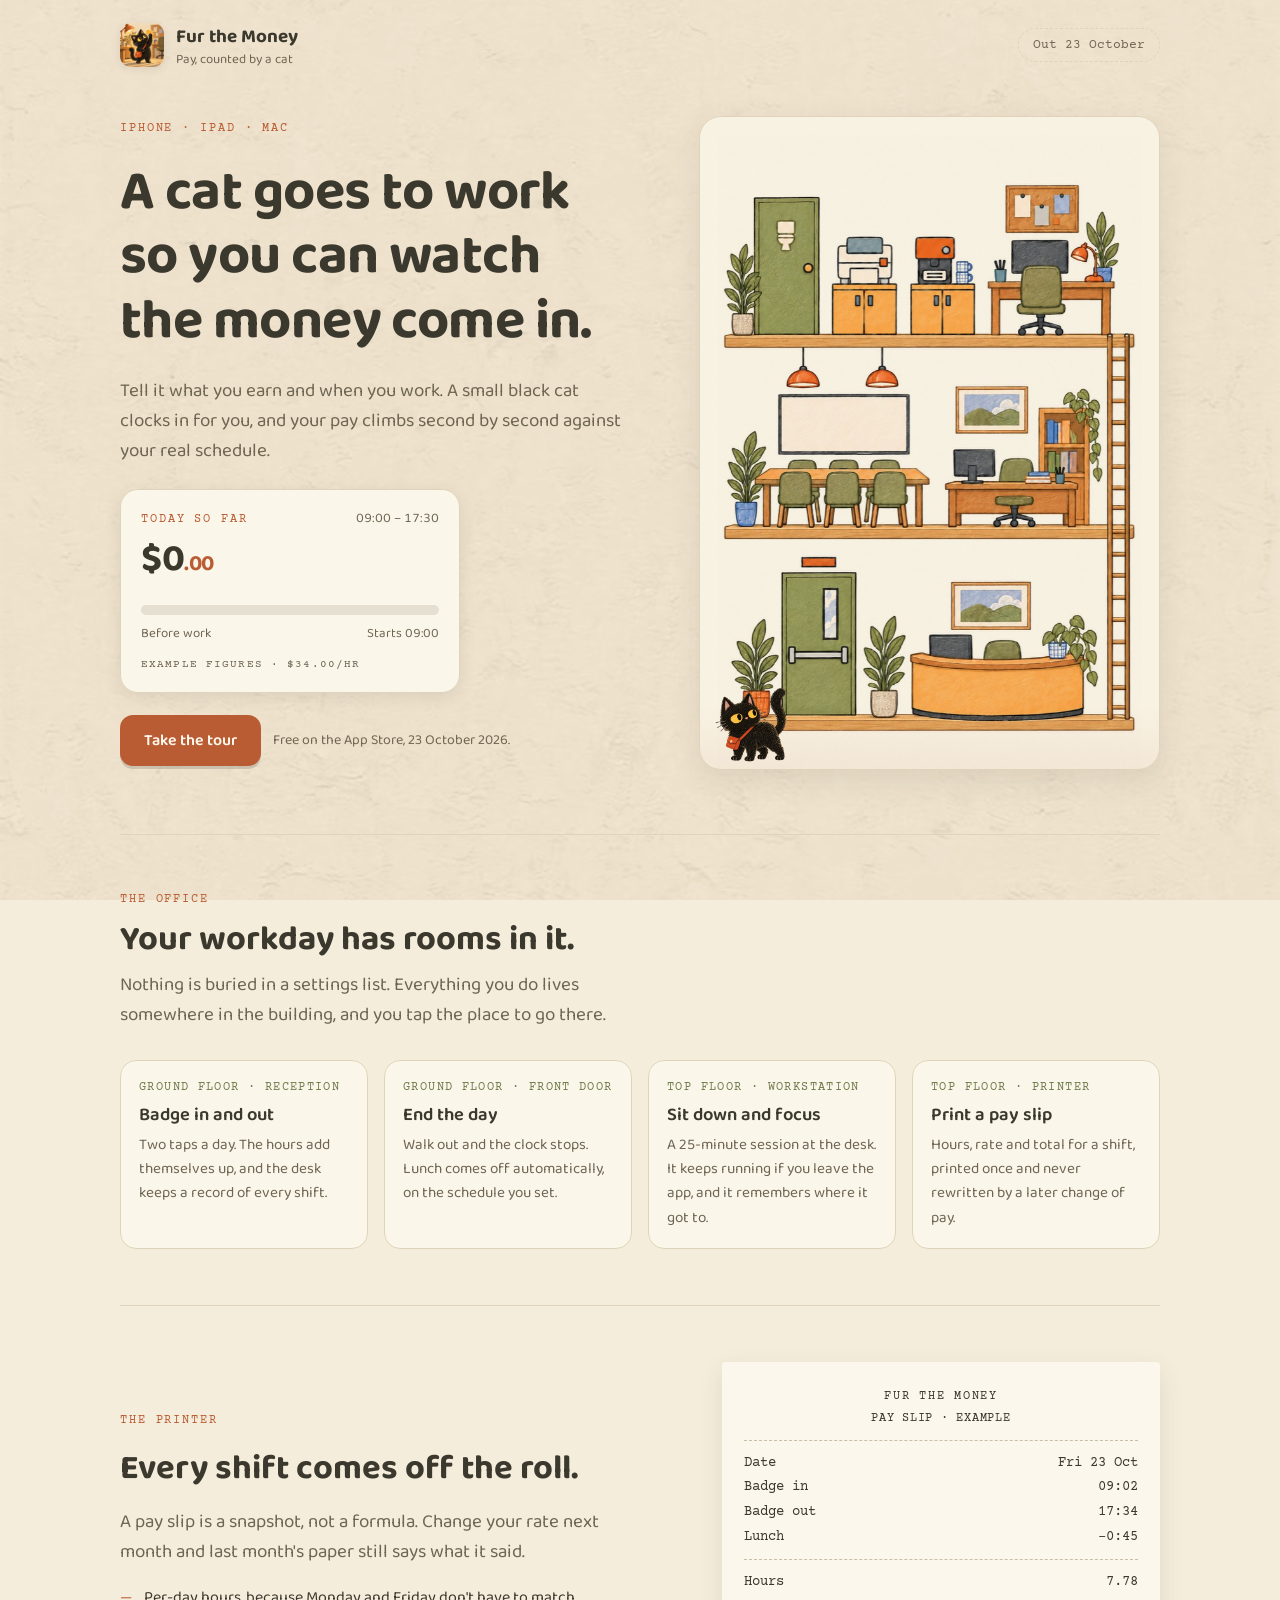
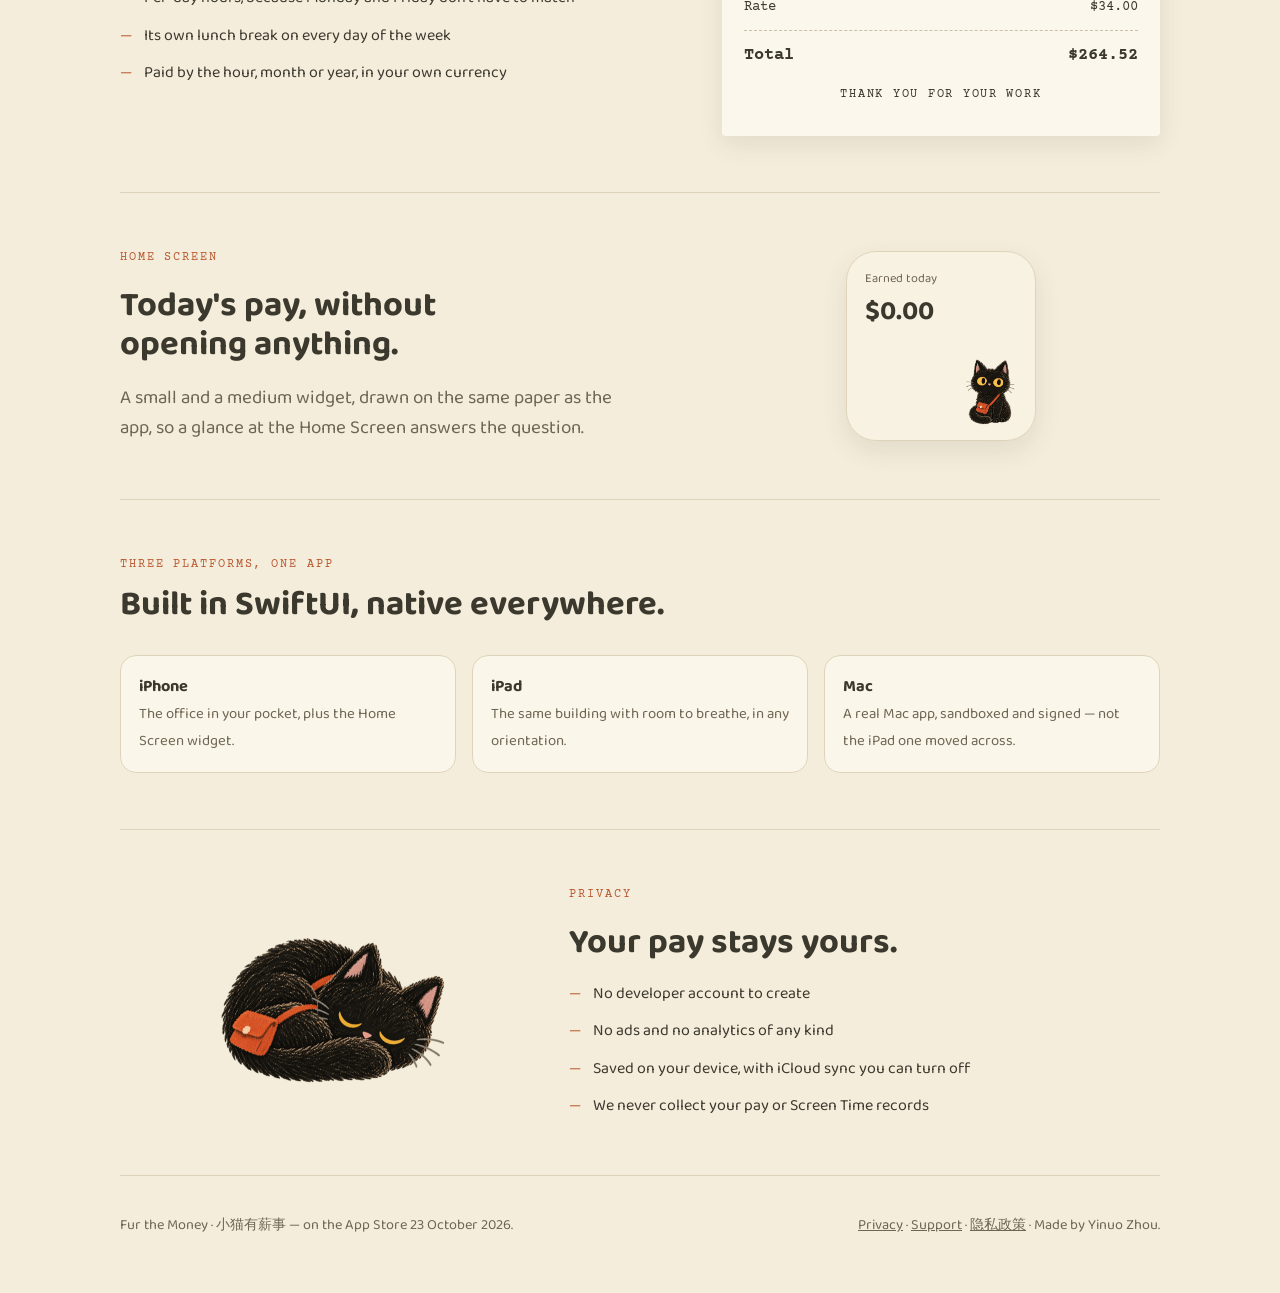
<file: index.html>
<!doctype html>
<html lang="en">
<head>
<meta charset="utf-8">
<title>Fur the Money</title>
<meta name="viewport" content="width=device-width, initial-scale=1, viewport-fit=cover">
<meta name="description" content="Fur the Money turns your workday into a little illustrated office, and a small black cat clocks in for you. Live pay for iPhone, iPad and Mac, out 23 October.">
<meta property="og:title" content="Fur the Money">
<meta property="og:description" content="A cat goes to work so you can watch the money come in. iPhone, iPad and Mac.">
<meta property="og:image" content="img/office.jpg">
<meta property="og:type" content="website">
<link rel="icon" href="img/icon.png">
<link rel="apple-touch-icon" href="img/icon.png">
<link rel="preconnect" href="https://fonts.googleapis.com">
<link rel="preconnect" href="https://fonts.gstatic.com" crossorigin>
<link rel="stylesheet" href="https://fonts.googleapis.com/css2?family=Baloo+2:wght@400;500;600;700&family=Courier+Prime:wght@400;700&display=swap">
<style>
  :root{
    --paper:#F5EDDB;
    --card:#FBF6EA;
    --stage:#F8F2E3;
    --ink:#3B382E;
    --ink-soft:#6E6653;
    --orange:#BA5C33;
    --olive:#6F7B4B;
    --line:#DFD4BB;
    --shadow:rgba(59,56,46,.10);
    --grain-blend:multiply;
    --grain-opacity:.55;
    --btn-ink:#FDF7EC;
  }
  @media (prefers-color-scheme: dark){
    :root:not([data-theme="light"]){
      --paper:#2A2722;
      --card:#332F28;
      --ink:#F2EDE0;
      --ink-soft:#B6AC97;
      --orange:#E9A26B;
      --olive:#95A06B;
      --line:#474035;
      --shadow:rgba(0,0,0,.34);
      --grain-blend:soft-light;
      --grain-opacity:.16;
      --btn-ink:#241F19;
    }
  }
  :root[data-theme="dark"]{
    --paper:#2A2722;
    --card:#332F28;
    --ink:#F2EDE0;
    --ink-soft:#B6AC97;
    --orange:#E9A26B;
    --olive:#95A06B;
    --line:#474035;
    --shadow:rgba(0,0,0,.34);
    --grain-blend:soft-light;
    --grain-opacity:.16;
    --btn-ink:#241F19;
  }

  body{
    margin:0;
    background:var(--paper);
    color:var(--ink);
    font-family:"Baloo 2","Trebuchet MS",system-ui,sans-serif;
    font-size:17px;
    line-height:1.6;
    -webkit-font-smoothing:antialiased;
  }
  .grain{
    position:fixed; inset:0; z-index:0; pointer-events:none;
    background:url("img/paper.jpg") center/cover no-repeat;
    mix-blend-mode:var(--grain-blend);
    opacity:var(--grain-opacity);
  }
  .page{position:relative; z-index:1; max-width:1080px; margin:0 auto; padding-inline:20px;}

  h1,h2,h3{margin:0; text-wrap:balance; font-weight:700; line-height:1.15;}
  h1{font-size:clamp(2.1rem,5.4vw,3.5rem); letter-spacing:-.01em;}
  h2{font-size:clamp(1.5rem,3.2vw,2.15rem);}
  h3{font-size:1.15rem; font-weight:600;}
  p{margin:0;}
  .lede{font-size:clamp(1.02rem,2vw,1.18rem); color:var(--ink-soft); max-width:46ch;}
  .eyebrow{
    font-family:"Courier Prime",ui-monospace,monospace;
    font-size:.74rem; letter-spacing:.16em; text-transform:uppercase; color:var(--orange);
  }
  .num{font-variant-numeric:tabular-nums;}

  /* ---- masthead ---- */
  .masthead{display:flex; align-items:center; justify-content:space-between; gap:16px; padding-block:22px; flex-wrap:wrap;}
  .brand{display:flex; align-items:center; gap:12px;}
  .brand img{width:44px; height:44px; border-radius:11px; box-shadow:0 2px 8px var(--shadow);}
  .brand b{font-size:1.18rem; font-weight:700;}
  .brand span{display:block; font-size:.82rem; color:var(--ink-soft); line-height:1.2;}
  .ship{
    font-family:"Courier Prime",ui-monospace,monospace; font-size:.8rem; color:var(--ink-soft);
    border:1px dashed var(--line); border-radius:999px; padding:6px 14px;
  }

  /* ---- hero ---- */
  .hero{display:grid; grid-template-columns:minmax(0,1fr) minmax(0,.86fr); gap:44px; align-items:center; padding-block:26px 64px;}
  .hero-copy{display:flex; flex-direction:column; gap:22px; align-items:flex-start;}
  .cta{display:flex; gap:12px; flex-wrap:wrap; align-items:center;}
  .btn{
    font-family:inherit; font-size:1rem; font-weight:600; text-decoration:none;
    background:var(--orange); color:var(--btn-ink); border:none; border-radius:13px;
    padding:13px 24px; box-shadow:0 3px 0 rgba(0,0,0,.14); cursor:pointer;
  }
  .btn:focus-visible, .room:focus-visible{outline:3px solid var(--olive); outline-offset:3px;}
  .btn-note{font-size:.88rem; color:var(--ink-soft);}

  /* ---- office stage ---- */
  .stage{
    position:relative; background:var(--stage); border:1px solid var(--line); border-radius:22px;
    padding:18px 18px 0; box-shadow:0 10px 30px var(--shadow); overflow:hidden;
  }
  .stage img.office{display:block; width:100%; max-width:100%; mix-blend-mode:multiply;}
  .floor{
    position:absolute; left:0; right:0; bottom:0; height:64px;
    background:linear-gradient(180deg, transparent, rgba(186,92,51,.07));
  }
  .walker{position:absolute; bottom:6px; left:0; width:78px; aspect-ratio:1; will-change:transform;}
  .walker img{position:absolute; inset:0; width:100%; height:100%; object-fit:contain;}
  .walker .pose{opacity:0; transition:opacity .2s ease;}
  .walker.facing .pose{opacity:1;}
  .walker.facing .gait{opacity:0;}
  .walker .gait{opacity:1; transition:opacity .2s ease;}
  @media (prefers-reduced-motion: reduce){
    .walker .pose, .walker .gait{transition:none;}
  }

  /* ---- pay card, mimicking the app's earnings panel ---- */
  .paycard{
    background:var(--card); border:1px solid var(--line); border-radius:18px;
    padding:18px 20px; box-shadow:0 4px 16px var(--shadow); width:min(100%,340px);
  }
  .paycard .row{display:flex; align-items:baseline; justify-content:space-between; gap:10px;}
  .amount{font-size:2.4rem; font-weight:700; letter-spacing:-.01em;}
  .amount .cents{font-size:1.4rem; color:var(--orange);}
  .track{height:10px; border-radius:999px; background:rgba(110,102,83,.16); margin:14px 0 8px; overflow:hidden;}
  .track i{display:block; height:100%; background:var(--olive); border-radius:999px;}
  .meta{display:flex; justify-content:space-between; font-size:.82rem; color:var(--ink-soft);}
  .sample{font-family:"Courier Prime",ui-monospace,monospace; font-size:.7rem; letter-spacing:.1em; text-transform:uppercase; color:var(--ink-soft); margin-top:12px;}

  /* ---- sections ---- */
  section{padding-block:56px; border-top:1px solid var(--line);}
  .section-head{display:flex; flex-direction:column; gap:10px; margin-bottom:30px; max-width:58ch;}

  /* rooms: the office is the information architecture */
  .rooms{display:grid; grid-template-columns:repeat(auto-fit,minmax(215px,1fr)); gap:16px;}
  .room{
    display:flex; flex-direction:column; gap:7px; text-align:left;
    background:var(--card); border:1px solid var(--line); border-radius:16px; padding:18px;
    font:inherit; color:inherit; cursor:default;
  }
  .room .where{font-family:"Courier Prime",ui-monospace,monospace; font-size:.72rem; letter-spacing:.12em; text-transform:uppercase; color:var(--olive);}
  .room p{color:var(--ink-soft); font-size:.95rem;}

  /* receipt */
  .split{display:grid; grid-template-columns:minmax(0,1fr) minmax(0,.78fr); gap:40px; align-items:center;}
  .receipt{
    font-family:"Courier Prime",ui-monospace,monospace; font-size:.88rem; line-height:1.75;
    background:#FBF7EC; color:#3B382E; border-radius:4px; padding:24px 22px 30px;
    box-shadow:0 8px 24px var(--shadow);
  }
  .receipt hr{border:none; border-top:1px dashed #C9BFA6; margin:10px 0;}
  .receipt .line{display:flex; justify-content:space-between; gap:12px;}
  .receipt .total{font-weight:700; font-size:1.05rem;}
  .receipt .head{text-align:center; letter-spacing:.14em; text-transform:uppercase; font-size:.78rem;}

  /* widget */
  .widget{
    width:190px; height:190px; border-radius:30px; background:var(--stage); color:#3B382E;
    border:1px solid var(--line); box-shadow:0 10px 26px var(--shadow);
    padding:18px; display:flex; flex-direction:column; justify-content:space-between;
  }
  .widget .k{font-size:.78rem; color:#6E6653;}
  .widget .v{font-size:1.7rem; font-weight:700;}
  .widget img{width:54px; align-self:flex-end; margin-bottom:-4px;}

  .platforms{display:grid; grid-template-columns:repeat(auto-fit,minmax(200px,1fr)); gap:16px;}
  .plat{background:var(--card); border:1px solid var(--line); border-radius:16px; padding:18px;}
  .plat b{display:block; font-size:1.02rem;}
  .plat span{font-size:.93rem; color:var(--ink-soft);}

  .privacy{display:grid; grid-template-columns:minmax(0,.7fr) minmax(0,1fr); gap:36px; align-items:center;}
  .promises{list-style:none; margin:0; padding:0; display:flex; flex-direction:column; gap:12px;}
  .promises li{display:flex; gap:12px; align-items:baseline; font-size:1rem;}
  .promises li::before{content:"—"; color:var(--orange);}

  footer{border-top:1px solid var(--line); padding-block:38px 56px; display:flex; justify-content:space-between; gap:20px; flex-wrap:wrap; align-items:center; color:var(--ink-soft); font-size:.9rem;}
  footer a{color:var(--ink-soft);}
  .sleeper{width:120px;}

  @media (max-width:820px){
    .hero{grid-template-columns:1fr; gap:34px; padding-bottom:48px;}
    .split, .privacy{grid-template-columns:1fr; gap:28px;}
    .walker{width:62px;}
  }
</style>
<style>
  *,*::before,*::after{box-sizing:border-box;}
  :root{color-scheme:light dark; padding-top:env(safe-area-inset-top,0px); padding-bottom:env(safe-area-inset-bottom,0px);}
  img{max-width:100%;}
  [hidden]{display:none !important;}
</style>
</head>
<body>
<div class="grain" aria-hidden="true"></div>

<div class="page">
  <header class="masthead">
    <div class="brand">
      <img src="img/icon.png" alt="Fur the Money app icon">
      <div>
        <b>Fur the Money</b>
        <span>Pay, counted by a cat</span>
      </div>
    </div>
    <div class="ship">Out 23 October</div>
  </header>

  <div class="hero">
    <div class="hero-copy">
      <p class="eyebrow">iPhone · iPad · Mac</p>
      <h1>A cat goes to work so you can watch the money come in.</h1>
      <p class="lede">Tell it what you earn and when you work. A small black cat clocks in for you, and your pay climbs second by second against your real schedule.</p>

      <div class="paycard" aria-label="Example of today's earnings">
        <div class="row">
          <span class="eyebrow">Today so far</span>
          <span class="num" style="font-size:.84rem;color:var(--ink-soft)">09:00 – 17:30</span>
        </div>
        <div class="amount num" id="amount">$0<span class="cents">.00</span></div>
        <div class="track"><i id="bar" style="width:0%"></i></div>
        <div class="meta"><span id="status">On the clock</span><span class="num" id="left">—</span></div>
        <p class="sample">Example figures · $34.00/hr</p>
      </div>

      <div class="cta">
        <a class="btn" href="#rooms">Take the tour</a>
        <span class="btn-note">Free on the App Store, 23 October 2026.</span>
      </div>
    </div>

    <div class="stage">
      <img class="office" src="img/office.jpg" alt="An illustrated three-storey office: reception and the front door downstairs, a meeting table and private office in the middle, the printer, coffee station and workstation on top.">
      <div class="floor" aria-hidden="true"></div>
      <div class="walker" aria-hidden="true">
        <img class="gait" id="walkframe" src="img/walk-0.png" alt="">
        <img class="pose" id="restframe" src="img/cat-idle.png" alt="">
      </div>
    </div>
  </div>

  <section id="rooms">
    <div class="section-head">
      <p class="eyebrow">The office</p>
      <h2>Your workday has rooms in it.</h2>
      <p class="lede">Nothing is buried in a settings list. Everything you do lives somewhere in the building, and you tap the place to go there.</p>
    </div>
    <div class="rooms">
      <div class="room">
        <span class="where">Ground floor · Reception</span>
        <h3>Badge in and out</h3>
        <p>Two taps a day. The hours add themselves up, and the desk keeps a record of every shift.</p>
      </div>
      <div class="room">
        <span class="where">Ground floor · Front door</span>
        <h3>End the day</h3>
        <p>Walk out and the clock stops. Lunch comes off automatically, on the schedule you set.</p>
      </div>
      <div class="room">
        <span class="where">Top floor · Workstation</span>
        <h3>Sit down and focus</h3>
        <p>A 25-minute session at the desk. It keeps running if you leave the app, and it remembers where it got to.</p>
      </div>
      <div class="room">
        <span class="where">Top floor · Printer</span>
        <h3>Print a pay slip</h3>
        <p>Hours, rate and total for a shift, printed once and never rewritten by a later change of pay.</p>
      </div>
    </div>
  </section>

  <section>
    <div class="split">
      <div style="display:flex;flex-direction:column;gap:18px;align-items:flex-start">
        <p class="eyebrow">The printer</p>
        <h2>Every shift comes off the roll.</h2>
        <p class="lede">A pay slip is a snapshot, not a formula. Change your rate next month and last month's paper still says what it said.</p>
        <ul class="promises">
          <li>Per-day hours, because Monday and Friday don't have to match</li>
          <li>Its own lunch break on every day of the week</li>
          <li>Paid by the hour, month or year, in your own currency</li>
        </ul>
      </div>
      <div class="receipt">
        <p class="head">Fur the Money</p>
        <p class="head" style="letter-spacing:.06em">Pay slip · example</p>
        <hr>
        <div class="line"><span>Date</span><span class="num">Fri 23 Oct</span></div>
        <div class="line"><span>Badge in</span><span class="num">09:02</span></div>
        <div class="line"><span>Badge out</span><span class="num">17:34</span></div>
        <div class="line"><span>Lunch</span><span class="num">−0:45</span></div>
        <hr>
        <div class="line"><span>Hours</span><span class="num">7.78</span></div>
        <div class="line"><span>Rate</span><span class="num">$34.00</span></div>
        <hr>
        <div class="line total"><span>Total</span><span class="num">$264.52</span></div>
        <p class="head" style="margin-top:14px">Thank you for your work</p>
      </div>
    </div>
  </section>

  <section>
    <div class="split">
      <div style="display:flex;flex-direction:column;gap:18px;align-items:flex-start">
        <p class="eyebrow">Home Screen</p>
        <h2>Today's pay, without opening anything.</h2>
        <p class="lede">A small and a medium widget, drawn on the same paper as the app, so a glance at the Home Screen answers the question.</p>
      </div>
      <div style="display:flex;justify-content:center">
        <div class="widget" aria-label="Example Home Screen widget">
          <div>
            <div class="k">Earned today</div>
            <div class="v num" id="wamount">$0.00</div>
          </div>
          <img src="img/cat-sit.png" alt="">
        </div>
      </div>
    </div>
  </section>

  <section>
    <div class="section-head">
      <p class="eyebrow">Three platforms, one app</p>
      <h2>Built in SwiftUI, native everywhere.</h2>
    </div>
    <div class="platforms">
      <div class="plat"><b>iPhone</b><span>The office in your pocket, plus the Home Screen widget.</span></div>
      <div class="plat"><b>iPad</b><span>The same building with room to breathe, in any orientation.</span></div>
      <div class="plat"><b>Mac</b><span>A real Mac app, sandboxed and signed — not the iPad one moved across.</span></div>
    </div>
  </section>

  <section>
    <div class="privacy">
      <img class="cat-rest" src="img/cat-sleep.png" alt="The cat, asleep" style="width:min(260px,70%);justify-self:center">
      <div style="display:flex;flex-direction:column;gap:18px">
        <p class="eyebrow">Privacy</p>
        <h2>Your pay stays yours.</h2>
        <ul class="promises">
          <li>No developer account to create</li>
          <li>No ads and no analytics of any kind</li>
          <li>Saved on your device, with iCloud sync you can turn off</li>
          <li>We never collect your pay or Screen Time records</li>
        </ul>
      </div>
    </div>
  </section>

  <footer>
    <div>Fur the Money · 小猫有薪事 — on the App Store 23 October 2026.</div>
    <div><a href="privacy.html">Privacy</a> · <a href="support.html">Support</a> · <a href="privacy-zh-Hans.html" lang="zh-Hans">隐私政策</a> · Made by Yinuo Zhou.</div>
  </footer>
</div>

<script>
  (function () {
    var reduce = window.matchMedia('(prefers-reduced-motion: reduce)').matches;

    /* The cat paces the office floor on the app's own eight-frame walk cycle.
       At each end it stops and turns to face the reader - the front-facing
       idle pose - and the walk sprite swaps direction behind it, so the turn
       never shows as a mirror flip. */
    var frames = [];
    for (var i = 0; i < 8; i++) { var im = new Image(); im.src = 'img/walk-' + i + '.png'; frames.push(im.src); }
    var walkframe = document.getElementById('walkframe');
    var walker = document.querySelector('.walker');
    var stage = document.querySelector('.stage');

    if (!reduce && walker && stage) {
      var SPEED = 32;    // px per second
      var FPS = 8.5;     // walk frames per second
      var FACE = 900;    // ms spent facing the reader at each end
      var MARGIN = 12;

      var x = MARGIN, dir = 1, frame = 0, frameClock = 0, last = 0;
      var facing = false, faceClock = 0;

      function far() { return Math.max(MARGIN, stage.clientWidth - walker.offsetWidth - MARGIN); }
      function place() {
        /* Only the walk sprite turns; the front-facing pose is never mirrored,
           so the cat looks the same at both ends of the floor. */
        walker.style.transform = 'translateX(' + x.toFixed(1) + 'px)';
        walkframe.style.transform = 'scaleX(' + dir + ')';
      }

      function step(now) {
        var dt = last ? Math.min(now - last, 60) : 0;
        last = now;

        if (facing) {
          faceClock += dt;
          if (faceClock >= FACE) {
            facing = false;
            dir = -dir;           /* the walk sprite turns while it is hidden */
            frame = 0; frameClock = 0;
            walkframe.src = frames[0];
            place();
            walker.classList.remove('facing');
          }
        } else {
          x += dir * SPEED * (dt / 1000);
          var edge = far();
          if (x >= edge || x <= MARGIN) {
            x = Math.min(Math.max(x, MARGIN), edge);
            facing = true; faceClock = 0;
            walker.classList.add('facing');
          }
          frameClock += dt;
          if (frameClock > 1000 / FPS) {
            frameClock = 0;
            frame = (frame + 1) % 8;
            walkframe.src = frames[frame];
          }
          place();
        }
        requestAnimationFrame(step);
      }
      place();
      requestAnimationFrame(step);
    } else if (walker) {
      walker.style.transform = 'translateX(12px)';
    }

    /* Example earnings, ticking against an example 09:00-17:30 day. */
    var amount = document.getElementById('amount');
    var wamount = document.getElementById('wamount');
    var bar = document.getElementById('bar');
    var left = document.getElementById('left');
    var status = document.getElementById('status');
    var RATE = 34, START = 9 * 60, END = 17.5 * 60, LUNCH = 45;

    function money(n) { return n.toFixed(2).replace(/\B(?=(\d{3})+(?!\d))/g, ','); }

    function tick() {
      var now = new Date();
      var mins = now.getHours() * 60 + now.getMinutes() + now.getSeconds() / 60;
      var worked = Math.min(Math.max(mins - START, 0), END - START);
      var paid = Math.max(worked - (worked > 240 ? LUNCH : 0), 0) / 60;
      var total = paid * RATE;
      var parts = money(total).split('.');
      amount.innerHTML = '$' + parts[0] + '<span class="cents">.' + parts[1] + '</span>';
      wamount.textContent = '$' + money(total);
      var pct = Math.min(100, (worked / (END - START)) * 100);
      bar.style.width = pct.toFixed(1) + '%';
      if (mins < START) { status.textContent = 'Before work'; left.textContent = 'Starts 09:00'; }
      else if (mins > END) { status.textContent = 'Off the clock'; left.textContent = 'Day done'; }
      else {
        status.textContent = 'On the clock';
        var rem = Math.round(END - mins);
        left.textContent = Math.floor(rem / 60) + 'h ' + (rem % 60) + 'm left';
      }
    }
    tick();
    setInterval(tick, reduce ? 60000 : 1000);
  })();
</script>
</body>
</html>
</file>
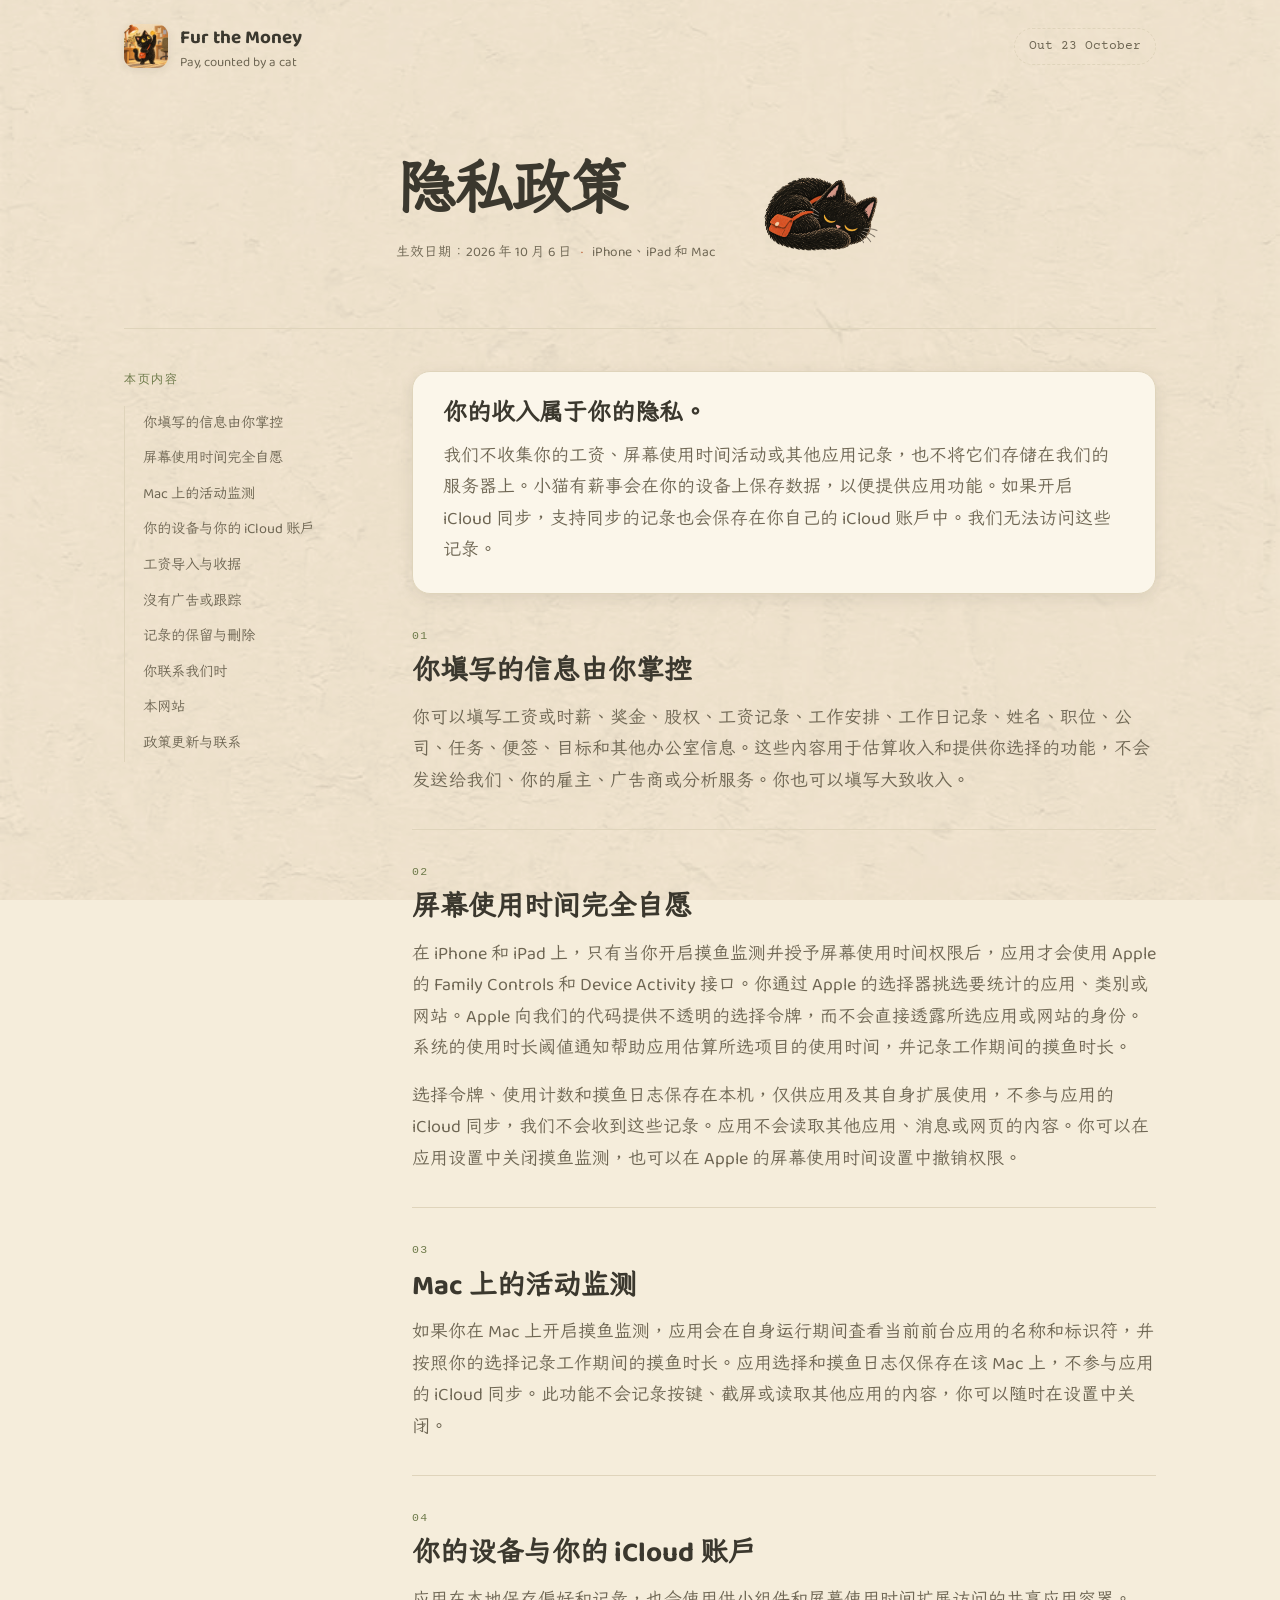
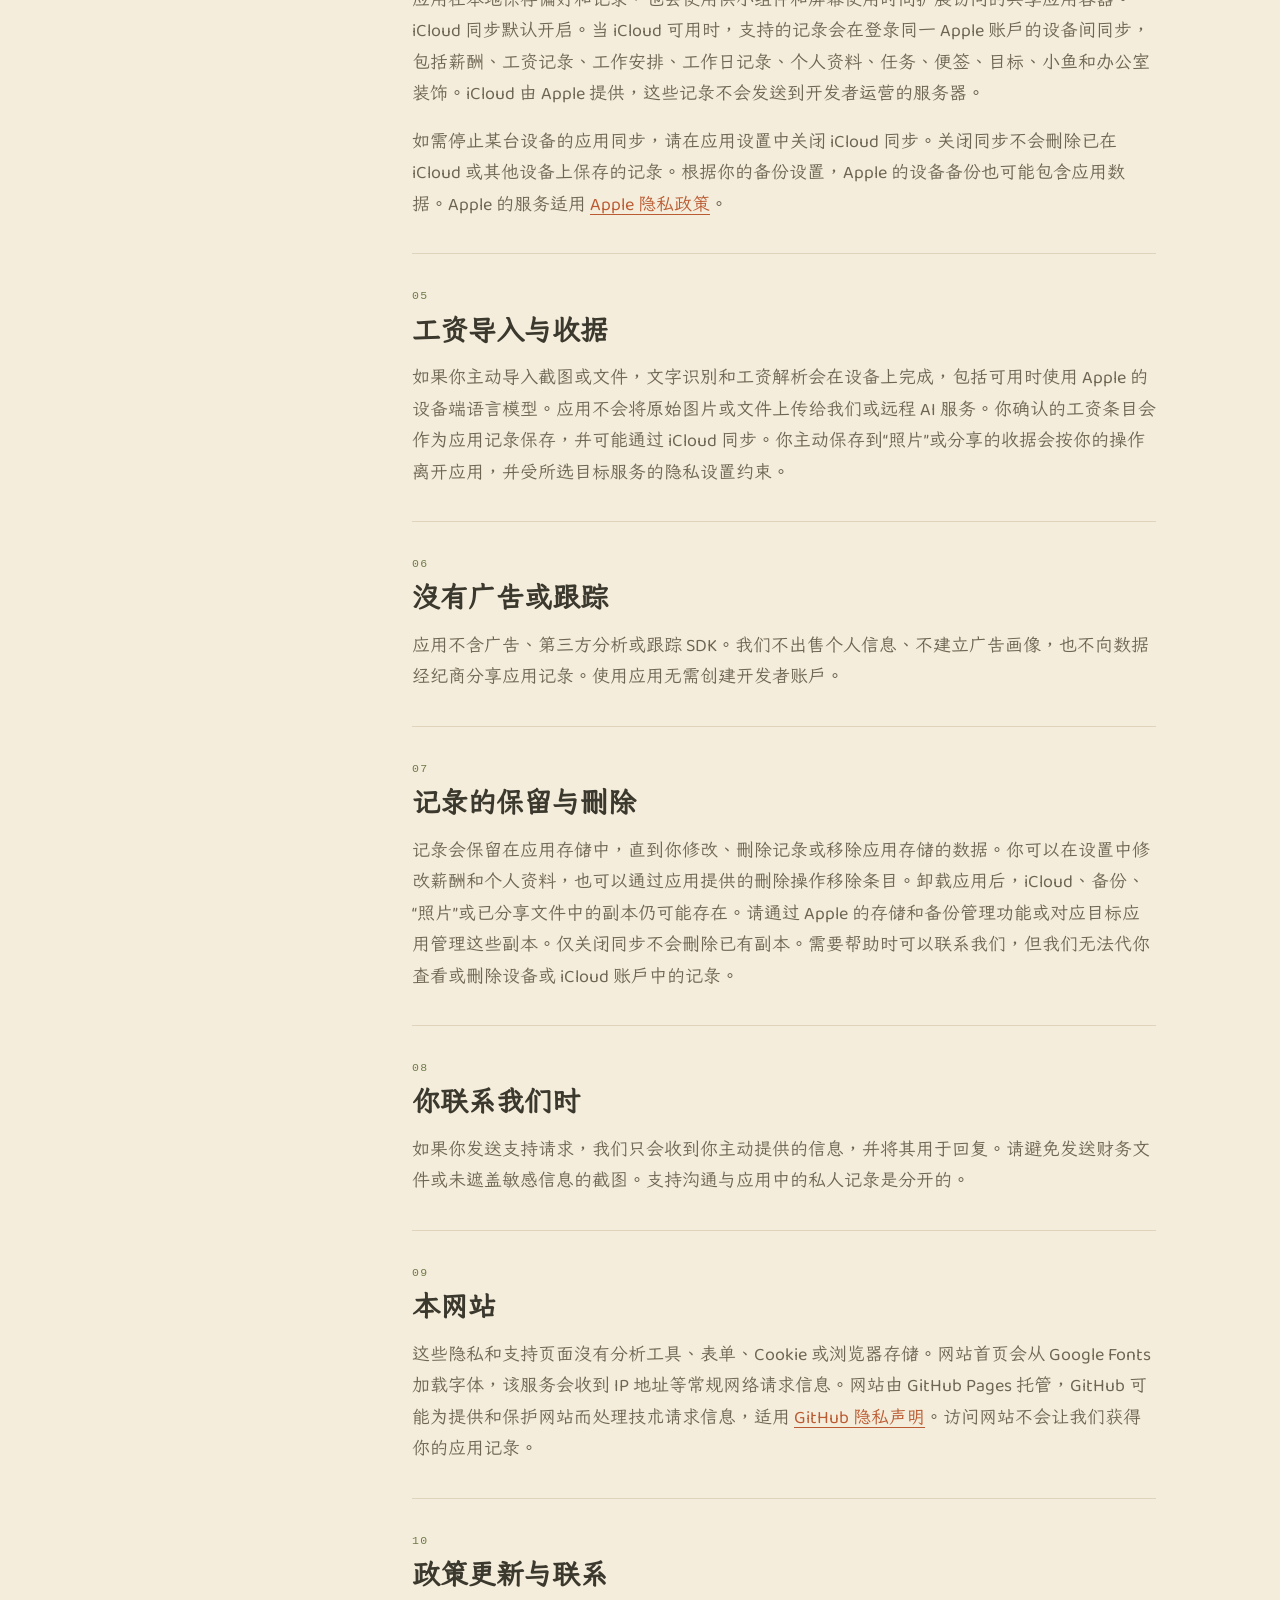
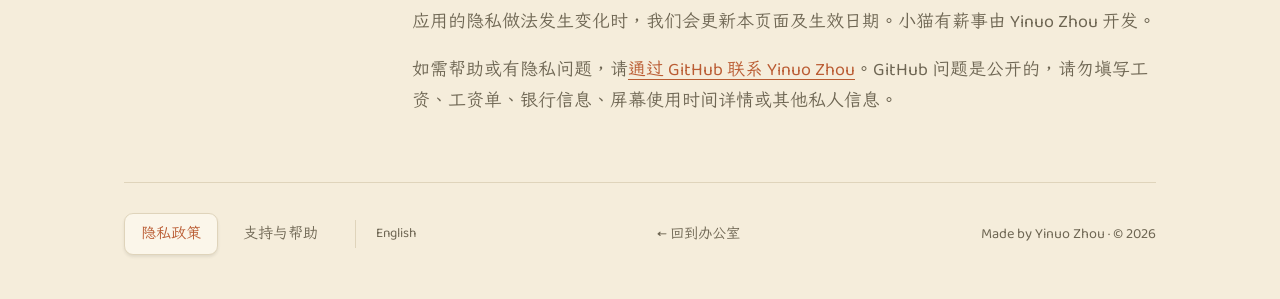
<file: privacy-zh-Hans.html>
<!doctype html>
<html lang="zh-Hans">
<head><meta charset="utf-8"><meta name="viewport" content="width=device-width, initial-scale=1, viewport-fit=cover"><title>隐私政策 · 小猫有薪事</title><meta name="description" content="隐私政策 — 小猫有薪事"><link rel="icon" href="img/icon.png"><link rel="stylesheet" href="legal.css?v=homepage-header-1"><link rel="alternate" hreflang="en" href="privacy.html"><link rel="alternate" hreflang="zh-Hans" href="privacy-zh-Hans.html"></head>
<body>
<a class="skip-link" href="#document">跳到正文</a>
<div class="grain" aria-hidden="true"></div>
<div class="page">
  <header class="masthead">
    <a class="brand" href="index.html">
      <img src="img/icon.png" alt="Fur the Money app icon">
      <div>
        <b>Fur the Money</b>
        <span>Pay, counted by a cat</span>
      </div>
    </a>
    <div class="ship">Out 23 October</div>
  </header>
  <main>
    <div class="document-hero">
      <div class="hero-copy"><h1>隐私政策</h1><p class="date">生效日期：2026 年 10 月 6 日 <span class="date-separator" aria-hidden="true">·</span> <span>iPhone、iPad 和 Mac</span></p></div>
      <img class="hero-cat" src="img/cat-sleep.png" alt="" width="160" height="160">
    </div>
    <div class="document-layout">
      <aside class="contents"><nav aria-label="本页内容"><p class="eyebrow">本页内容</p><ol><li><a href="#section-1">你填写的信息由你掌控</a></li><li><a href="#section-2">屏幕使用时间完全自愿</a></li><li><a href="#section-3">Mac 上的活动监测</a></li><li><a href="#section-4">你的设备与你的 iCloud 账户</a></li><li><a href="#section-5">工资导入与收据</a></li><li><a href="#section-6">没有广告或跟踪</a></li><li><a href="#section-7">记录的保留与删除</a></li><li><a href="#section-8">你联系我们时</a></li><li><a href="#section-9">本网站</a></li><li><a href="#section-10">政策更新与联系</a></li></ol></nav></aside>
      <article id="document" tabindex="-1" aria-label="隐私政策">
        <div class="summary"><strong>你的收入属于你的隐私。</strong><p>我们不收集你的工资、屏幕使用时间活动或其他应用记录，也不将它们存储在我们的服务器上。小猫有薪事会在你的设备上保存数据，以便提供应用功能。如果开启 iCloud 同步，支持同步的记录也会保存在你自己的 iCloud 账户中。我们无法访问这些记录。</p></div>
        <section class="document-section" id="section-1" aria-labelledby="heading-1">
  <span class="section-number" aria-hidden="true">01</span>
  <h2 id="heading-1">你填写的信息由你掌控</h2>
  <p>你可以填写工资或时薪、奖金、股权、工资记录、工作安排、工作日记录、姓名、职位、公司、任务、便签、目标和其他办公室信息。这些内容用于估算收入和提供你选择的功能，不会发送给我们、你的雇主、广告商或分析服务。你也可以填写大致收入。</p>
</section>
<section class="document-section" id="section-2" aria-labelledby="heading-2">
  <span class="section-number" aria-hidden="true">02</span>
  <h2 id="heading-2">屏幕使用时间完全自愿</h2>
  <p>在 iPhone 和 iPad 上，只有当你开启摸鱼监测并授予屏幕使用时间权限后，应用才会使用 Apple 的 Family Controls 和 Device Activity 接口。你通过 Apple 的选择器挑选要统计的应用、类别或网站。Apple 向我们的代码提供不透明的选择令牌，而不会直接透露所选应用或网站的身份。系统的使用时长阈值通知帮助应用估算所选项目的使用时间，并记录工作期间的摸鱼时长。</p><p>选择令牌、使用计数和摸鱼日志保存在本机，仅供应用及其自身扩展使用，不参与应用的 iCloud 同步，我们不会收到这些记录。应用不会读取其他应用、消息或网页的内容。你可以在应用设置中关闭摸鱼监测，也可以在 Apple 的屏幕使用时间设置中撤销权限。</p>
</section>
<section class="document-section" id="section-3" aria-labelledby="heading-3">
  <span class="section-number" aria-hidden="true">03</span>
  <h2 id="heading-3">Mac 上的活动监测</h2>
  <p>如果你在 Mac 上开启摸鱼监测，应用会在自身运行期间查看当前前台应用的名称和标识符，并按照你的选择记录工作期间的摸鱼时长。应用选择和摸鱼日志仅保存在该 Mac 上，不参与应用的 iCloud 同步。此功能不会记录按键、截屏或读取其他应用的内容，你可以随时在设置中关闭。</p>
</section>
<section class="document-section" id="section-4" aria-labelledby="heading-4">
  <span class="section-number" aria-hidden="true">04</span>
  <h2 id="heading-4">你的设备与你的 iCloud 账户</h2>
  <p>应用在本地保存偏好和记录，也会使用供小组件和屏幕使用时间扩展访问的共享应用容器。iCloud 同步默认开启。当 iCloud 可用时，支持的记录会在登录同一 Apple 账户的设备间同步，包括薪酬、工资记录、工作安排、工作日记录、个人资料、任务、便签、目标、小鱼和办公室装饰。iCloud 由 Apple 提供，这些记录不会发送到开发者运营的服务器。</p><p>如需停止某台设备的应用同步，请在应用设置中关闭 iCloud 同步。关闭同步不会删除已在 iCloud 或其他设备上保存的记录。根据你的备份设置，Apple 的设备备份也可能包含应用数据。Apple 的服务适用 <a href="https://www.apple.com/legal/privacy/">Apple 隐私政策</a>。</p>
</section>
<section class="document-section" id="section-5" aria-labelledby="heading-5">
  <span class="section-number" aria-hidden="true">05</span>
  <h2 id="heading-5">工资导入与收据</h2>
  <p>如果你主动导入截图或文件，文字识别和工资解析会在设备上完成，包括可用时使用 Apple 的设备端语言模型。应用不会将原始图片或文件上传给我们或远程 AI 服务。你确认的工资条目会作为应用记录保存，并可能通过 iCloud 同步。你主动保存到“照片”或分享的收据会按你的操作离开应用，并受所选目标服务的隐私设置约束。</p>
</section>
<section class="document-section" id="section-6" aria-labelledby="heading-6">
  <span class="section-number" aria-hidden="true">06</span>
  <h2 id="heading-6">没有广告或跟踪</h2>
  <p>应用不含广告、第三方分析或跟踪 SDK。我们不出售个人信息、不建立广告画像，也不向数据经纪商分享应用记录。使用应用无需创建开发者账户。</p>
</section>
<section class="document-section" id="section-7" aria-labelledby="heading-7">
  <span class="section-number" aria-hidden="true">07</span>
  <h2 id="heading-7">记录的保留与删除</h2>
  <p>记录会保留在应用存储中，直到你修改、删除记录或移除应用存储的数据。你可以在设置中修改薪酬和个人资料，也可以通过应用提供的删除操作移除条目。卸载应用后，iCloud、备份、“照片”或已分享文件中的副本仍可能存在。请通过 Apple 的存储和备份管理功能或对应目标应用管理这些副本。仅关闭同步不会删除已有副本。需要帮助时可以联系我们，但我们无法代你查看或删除设备或 iCloud 账户中的记录。</p>
</section>
<section class="document-section" id="section-8" aria-labelledby="heading-8">
  <span class="section-number" aria-hidden="true">08</span>
  <h2 id="heading-8">你联系我们时</h2>
  <p>如果你发送支持请求，我们只会收到你主动提供的信息，并将其用于回复。请避免发送财务文件或未遮盖敏感信息的截图。支持沟通与应用中的私人记录是分开的。</p>
</section>
<section class="document-section" id="section-9" aria-labelledby="heading-9">
  <span class="section-number" aria-hidden="true">09</span>
  <h2 id="heading-9">本网站</h2>
  <p>这些隐私和支持页面没有分析工具、表单、Cookie 或浏览器存储。网站首页会从 Google Fonts 加载字体，该服务会收到 IP 地址等常规网络请求信息。网站由 GitHub Pages 托管，GitHub 可能为提供和保护网站而处理技术请求信息，适用 <a href="https://docs.github.com/en/site-policy/privacy-policies/github-general-privacy-statement">GitHub 隐私声明</a>。访问网站不会让我们获得你的应用记录。</p>
</section>
<section class="document-section" id="section-10" aria-labelledby="heading-10">
  <span class="section-number" aria-hidden="true">10</span>
  <h2 id="heading-10">政策更新与联系</h2>
  <p>应用的隐私做法发生变化时，我们会更新本页面及生效日期。小猫有薪事由 Yinuo Zhou 开发。</p><p>如需帮助或有隐私问题，请<a href="https://github.com/crispyinuo/furthemoney-site/issues/new">通过 GitHub 联系 Yinuo Zhou</a>。GitHub 问题是公开的，请勿填写工资、工资单、银行信息、屏幕使用时间详情或其他私人信息。</p>
</section>
      </article>
    </div>
  </main>
  <footer><nav class="site-nav" aria-label="导航">
      <a href="privacy-zh-Hans.html" aria-current="page">隐私政策</a>
      <a href="support-zh-Hans.html">支持与帮助</a>
      <a class="language" href="privacy.html" lang="en">English</a>
    </nav><a href="index.html">← 回到办公室</a><span>Made by Yinuo Zhou · © 2026</span></footer>
</div>
</body>
</html>
</file>
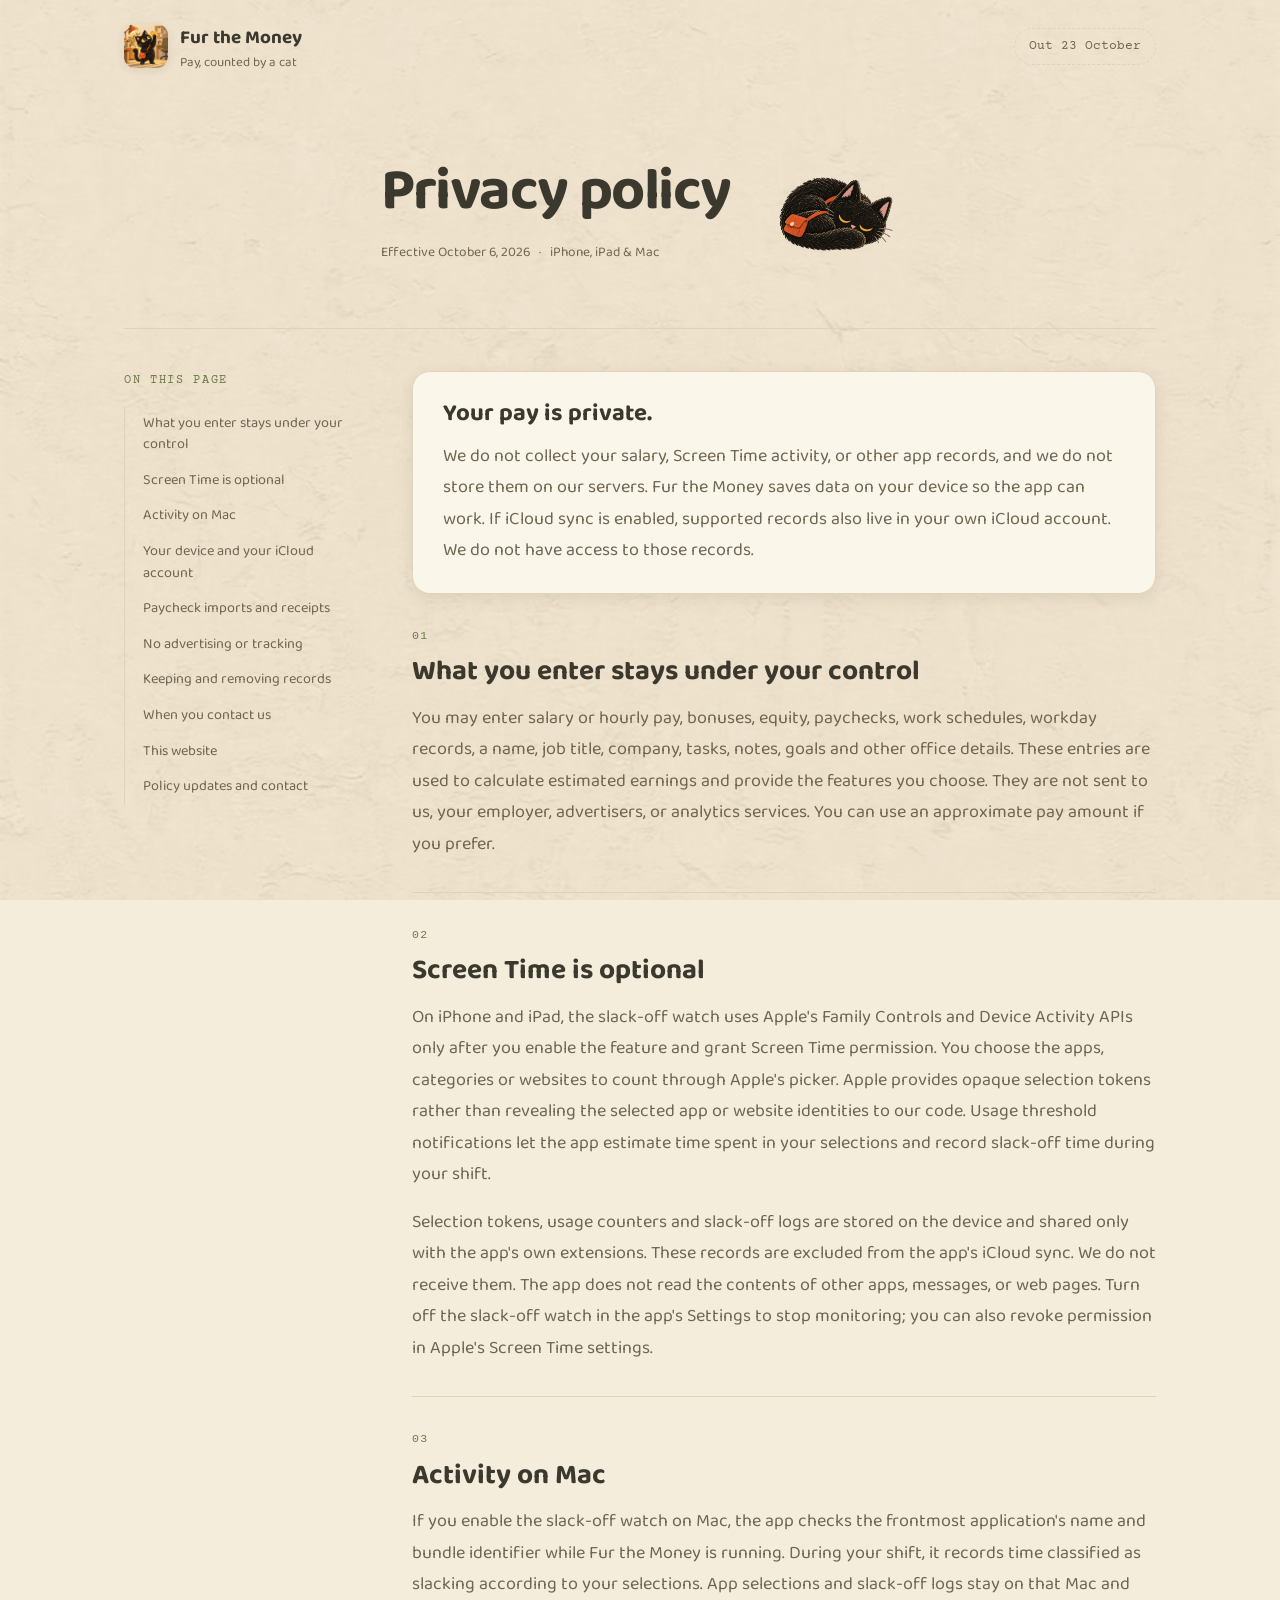
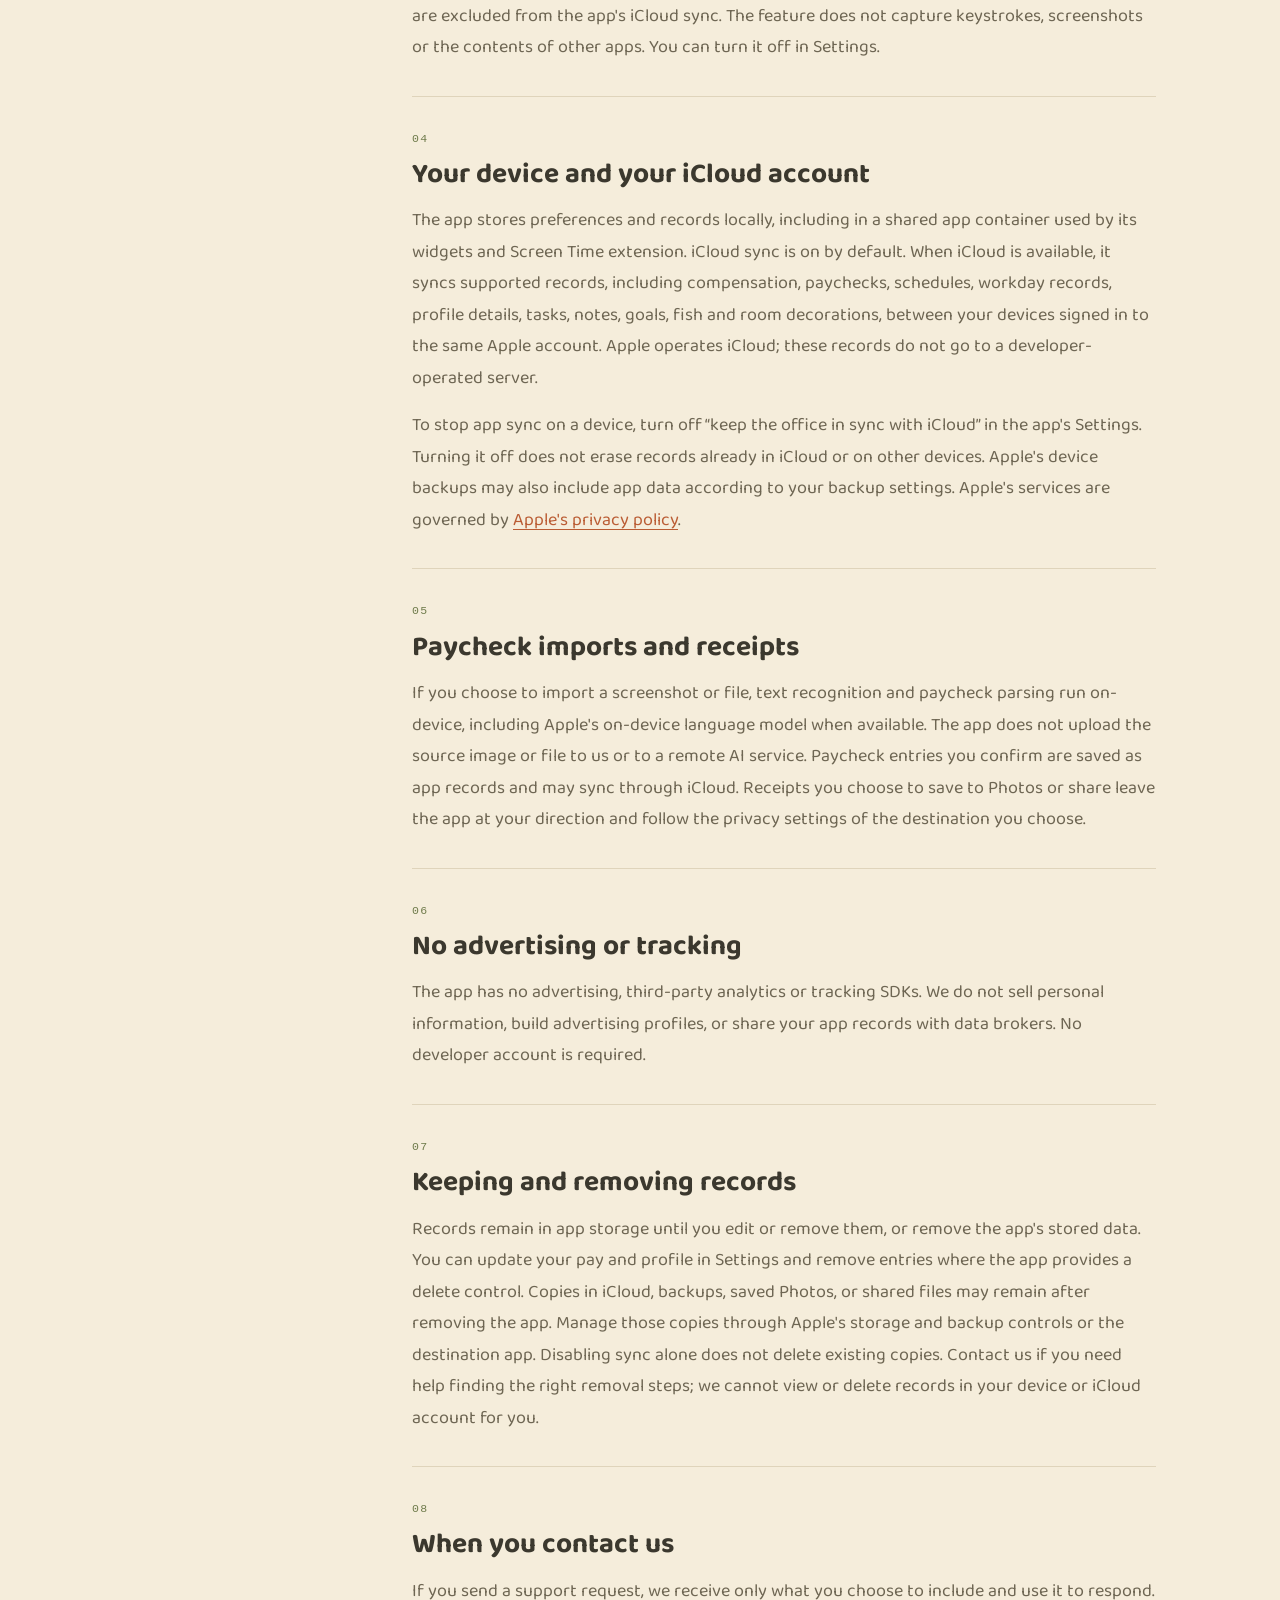
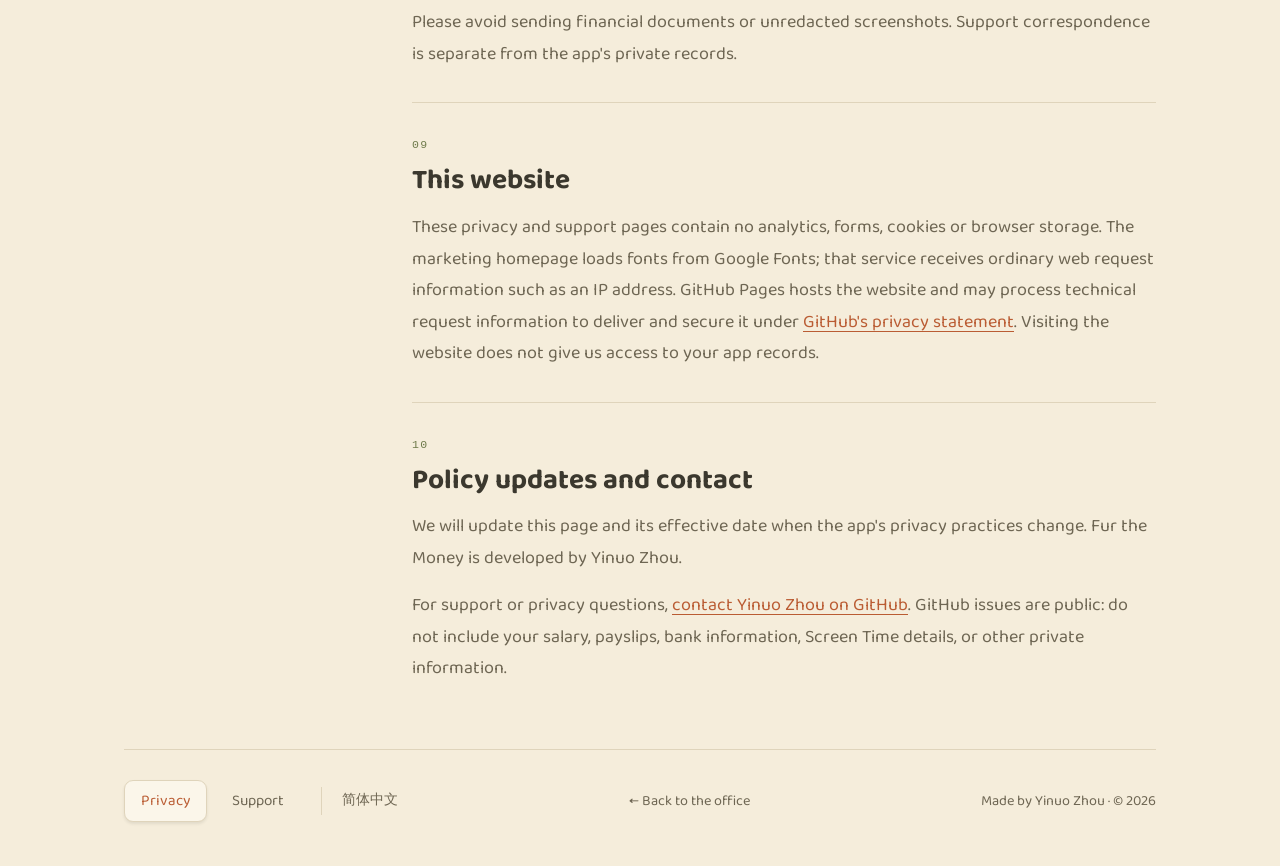
<file: privacy.html>
<!doctype html>
<html lang="en">
<head><meta charset="utf-8"><meta name="viewport" content="width=device-width, initial-scale=1, viewport-fit=cover"><title>Privacy policy · Fur the Money</title><meta name="description" content="Privacy policy — Fur the Money"><link rel="icon" href="img/icon.png"><link rel="stylesheet" href="legal.css?v=homepage-header-1"><link rel="alternate" hreflang="en" href="privacy.html"><link rel="alternate" hreflang="zh-Hans" href="privacy-zh-Hans.html"></head>
<body>
<a class="skip-link" href="#document">Skip to content</a>
<div class="grain" aria-hidden="true"></div>
<div class="page">
  <header class="masthead">
    <a class="brand" href="index.html">
      <img src="img/icon.png" alt="Fur the Money app icon">
      <div>
        <b>Fur the Money</b>
        <span>Pay, counted by a cat</span>
      </div>
    </a>
    <div class="ship">Out 23 October</div>
  </header>
  <main>
    <div class="document-hero">
      <div class="hero-copy"><h1>Privacy policy</h1><p class="date">Effective October 6, 2026 <span class="date-separator" aria-hidden="true">·</span> <span>iPhone, iPad &amp; Mac</span></p></div>
      <img class="hero-cat" src="img/cat-sleep.png" alt="" width="160" height="160">
    </div>
    <div class="document-layout">
      <aside class="contents"><nav aria-label="On this page"><p class="eyebrow">On this page</p><ol><li><a href="#section-1">What you enter stays under your control</a></li><li><a href="#section-2">Screen Time is optional</a></li><li><a href="#section-3">Activity on Mac</a></li><li><a href="#section-4">Your device and your iCloud account</a></li><li><a href="#section-5">Paycheck imports and receipts</a></li><li><a href="#section-6">No advertising or tracking</a></li><li><a href="#section-7">Keeping and removing records</a></li><li><a href="#section-8">When you contact us</a></li><li><a href="#section-9">This website</a></li><li><a href="#section-10">Policy updates and contact</a></li></ol></nav></aside>
      <article id="document" tabindex="-1" aria-label="Privacy policy">
        <div class="summary"><strong>Your pay is private.</strong><p>We do not collect your salary, Screen Time activity, or other app records, and we do not store them on our servers. Fur the Money saves data on your device so the app can work. If iCloud sync is enabled, supported records also live in your own iCloud account. We do not have access to those records.</p></div>
        <section class="document-section" id="section-1" aria-labelledby="heading-1">
  <span class="section-number" aria-hidden="true">01</span>
  <h2 id="heading-1">What you enter stays under your control</h2>
  <p>You may enter salary or hourly pay, bonuses, equity, paychecks, work schedules, workday records, a name, job title, company, tasks, notes, goals and other office details. These entries are used to calculate estimated earnings and provide the features you choose. They are not sent to us, your employer, advertisers, or analytics services. You can use an approximate pay amount if you prefer.</p>
</section>
<section class="document-section" id="section-2" aria-labelledby="heading-2">
  <span class="section-number" aria-hidden="true">02</span>
  <h2 id="heading-2">Screen Time is optional</h2>
  <p>On iPhone and iPad, the slack-off watch uses Apple's Family Controls and Device Activity APIs only after you enable the feature and grant Screen Time permission. You choose the apps, categories or websites to count through Apple's picker. Apple provides opaque selection tokens rather than revealing the selected app or website identities to our code. Usage threshold notifications let the app estimate time spent in your selections and record slack-off time during your shift.</p><p>Selection tokens, usage counters and slack-off logs are stored on the device and shared only with the app's own extensions. These records are excluded from the app's iCloud sync. We do not receive them. The app does not read the contents of other apps, messages, or web pages. Turn off the slack-off watch in the app's Settings to stop monitoring; you can also revoke permission in Apple's Screen Time settings.</p>
</section>
<section class="document-section" id="section-3" aria-labelledby="heading-3">
  <span class="section-number" aria-hidden="true">03</span>
  <h2 id="heading-3">Activity on Mac</h2>
  <p>If you enable the slack-off watch on Mac, the app checks the frontmost application's name and bundle identifier while Fur the Money is running. During your shift, it records time classified as slacking according to your selections. App selections and slack-off logs stay on that Mac and are excluded from the app's iCloud sync. The feature does not capture keystrokes, screenshots or the contents of other apps. You can turn it off in Settings.</p>
</section>
<section class="document-section" id="section-4" aria-labelledby="heading-4">
  <span class="section-number" aria-hidden="true">04</span>
  <h2 id="heading-4">Your device and your iCloud account</h2>
  <p>The app stores preferences and records locally, including in a shared app container used by its widgets and Screen Time extension. iCloud sync is on by default. When iCloud is available, it syncs supported records, including compensation, paychecks, schedules, workday records, profile details, tasks, notes, goals, fish and room decorations, between your devices signed in to the same Apple account. Apple operates iCloud; these records do not go to a developer-operated server.</p><p>To stop app sync on a device, turn off “keep the office in sync with iCloud” in the app's Settings. Turning it off does not erase records already in iCloud or on other devices. Apple's device backups may also include app data according to your backup settings. Apple's services are governed by <a href="https://www.apple.com/legal/privacy/">Apple's privacy policy</a>.</p>
</section>
<section class="document-section" id="section-5" aria-labelledby="heading-5">
  <span class="section-number" aria-hidden="true">05</span>
  <h2 id="heading-5">Paycheck imports and receipts</h2>
  <p>If you choose to import a screenshot or file, text recognition and paycheck parsing run on-device, including Apple's on-device language model when available. The app does not upload the source image or file to us or to a remote AI service. Paycheck entries you confirm are saved as app records and may sync through iCloud. Receipts you choose to save to Photos or share leave the app at your direction and follow the privacy settings of the destination you choose.</p>
</section>
<section class="document-section" id="section-6" aria-labelledby="heading-6">
  <span class="section-number" aria-hidden="true">06</span>
  <h2 id="heading-6">No advertising or tracking</h2>
  <p>The app has no advertising, third-party analytics or tracking SDKs. We do not sell personal information, build advertising profiles, or share your app records with data brokers. No developer account is required.</p>
</section>
<section class="document-section" id="section-7" aria-labelledby="heading-7">
  <span class="section-number" aria-hidden="true">07</span>
  <h2 id="heading-7">Keeping and removing records</h2>
  <p>Records remain in app storage until you edit or remove them, or remove the app's stored data. You can update your pay and profile in Settings and remove entries where the app provides a delete control. Copies in iCloud, backups, saved Photos, or shared files may remain after removing the app. Manage those copies through Apple's storage and backup controls or the destination app. Disabling sync alone does not delete existing copies. Contact us if you need help finding the right removal steps; we cannot view or delete records in your device or iCloud account for you.</p>
</section>
<section class="document-section" id="section-8" aria-labelledby="heading-8">
  <span class="section-number" aria-hidden="true">08</span>
  <h2 id="heading-8">When you contact us</h2>
  <p>If you send a support request, we receive only what you choose to include and use it to respond. Please avoid sending financial documents or unredacted screenshots. Support correspondence is separate from the app's private records.</p>
</section>
<section class="document-section" id="section-9" aria-labelledby="heading-9">
  <span class="section-number" aria-hidden="true">09</span>
  <h2 id="heading-9">This website</h2>
  <p>These privacy and support pages contain no analytics, forms, cookies or browser storage. The marketing homepage loads fonts from Google Fonts; that service receives ordinary web request information such as an IP address. GitHub Pages hosts the website and may process technical request information to deliver and secure it under <a href="https://docs.github.com/en/site-policy/privacy-policies/github-general-privacy-statement">GitHub's privacy statement</a>. Visiting the website does not give us access to your app records.</p>
</section>
<section class="document-section" id="section-10" aria-labelledby="heading-10">
  <span class="section-number" aria-hidden="true">10</span>
  <h2 id="heading-10">Policy updates and contact</h2>
  <p>We will update this page and its effective date when the app's privacy practices change. Fur the Money is developed by Yinuo Zhou.</p><p>For support or privacy questions, <a href="https://github.com/crispyinuo/furthemoney-site/issues/new">contact Yinuo Zhou on GitHub</a>. GitHub issues are public: do not include your salary, payslips, bank information, Screen Time details, or other private information.</p>
</section>
      </article>
    </div>
  </main>
  <footer><nav class="site-nav" aria-label="Navigation">
      <a href="privacy.html" aria-current="page">Privacy</a>
      <a href="support.html">Support</a>
      <a class="language" href="privacy-zh-Hans.html" lang="zh-Hans">简体中文</a>
    </nav><a href="index.html">← Back to the office</a><span>Made by Yinuo Zhou · © 2026</span></footer>
</div>
</body>
</html>
</file>
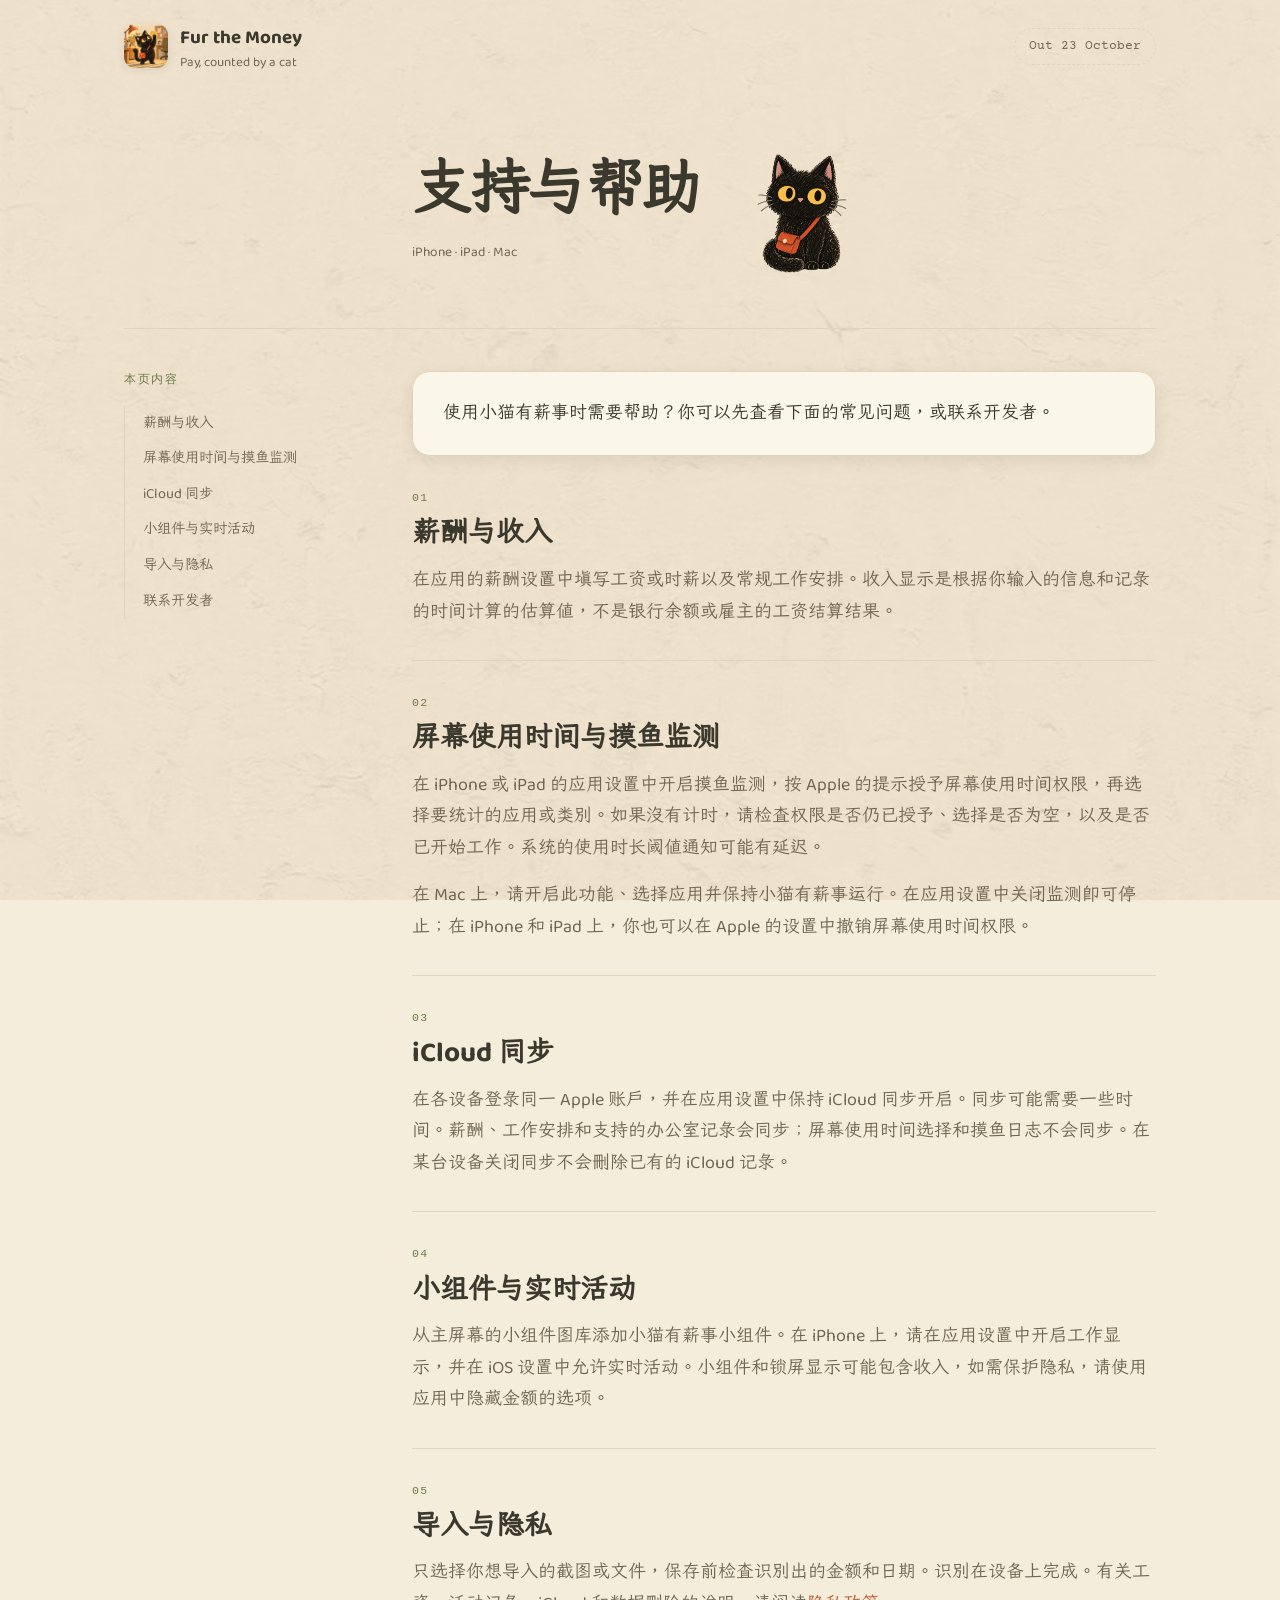
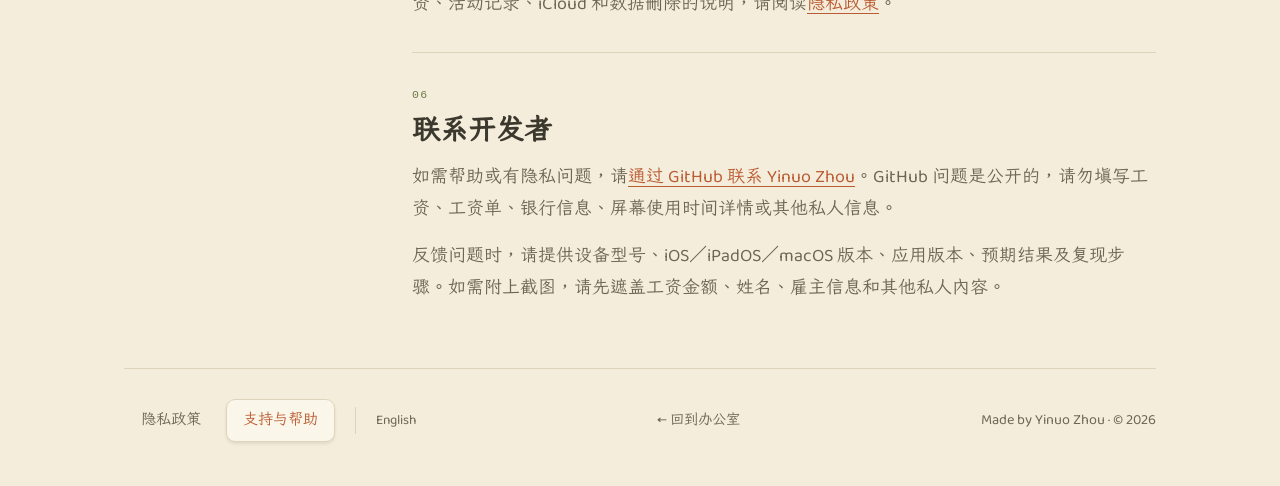
<file: support-zh-Hans.html>
<!doctype html>
<html lang="zh-Hans">
<head><meta charset="utf-8"><meta name="viewport" content="width=device-width, initial-scale=1, viewport-fit=cover"><title>支持与帮助 · 小猫有薪事</title><meta name="description" content="支持与帮助 — 小猫有薪事"><link rel="icon" href="img/icon.png"><link rel="stylesheet" href="legal.css?v=homepage-header-1"><link rel="alternate" hreflang="en" href="support.html"><link rel="alternate" hreflang="zh-Hans" href="support-zh-Hans.html"></head>
<body>
<a class="skip-link" href="#document">跳到正文</a>
<div class="grain" aria-hidden="true"></div>
<div class="page">
  <header class="masthead">
    <a class="brand" href="index.html">
      <img src="img/icon.png" alt="Fur the Money app icon">
      <div>
        <b>Fur the Money</b>
        <span>Pay, counted by a cat</span>
      </div>
    </a>
    <div class="ship">Out 23 October</div>
  </header>
  <main>
    <div class="document-hero">
      <div class="hero-copy"><h1>支持与帮助</h1><p class="date">iPhone · iPad · Mac</p></div>
      <img class="hero-cat" src="img/cat-sit.png" alt="" width="160" height="160">
    </div>
    <div class="document-layout">
      <aside class="contents"><nav aria-label="本页内容"><p class="eyebrow">本页内容</p><ol><li><a href="#section-1">薪酬与收入</a></li><li><a href="#section-2">屏幕使用时间与摸鱼监测</a></li><li><a href="#section-3">iCloud 同步</a></li><li><a href="#section-4">小组件与实时活动</a></li><li><a href="#section-5">导入与隐私</a></li><li><a href="#section-6">联系开发者</a></li></ol></nav></aside>
      <article id="document" tabindex="-1" aria-label="支持与帮助">
        <div class="summary"><p>使用小猫有薪事时需要帮助？你可以先查看下面的常见问题，或联系开发者。</p></div>
        <section class="document-section" id="section-1" aria-labelledby="heading-1">
  <span class="section-number" aria-hidden="true">01</span>
  <h2 id="heading-1">薪酬与收入</h2>
  <p>在应用的薪酬设置中填写工资或时薪以及常规工作安排。收入显示是根据你输入的信息和记录的时间计算的估算值，不是银行余额或雇主的工资结算结果。</p>
</section>
<section class="document-section" id="section-2" aria-labelledby="heading-2">
  <span class="section-number" aria-hidden="true">02</span>
  <h2 id="heading-2">屏幕使用时间与摸鱼监测</h2>
  <p>在 iPhone 或 iPad 的应用设置中开启摸鱼监测，按 Apple 的提示授予屏幕使用时间权限，再选择要统计的应用或类别。如果没有计时，请检查权限是否仍已授予、选择是否为空，以及是否已开始工作。系统的使用时长阈值通知可能有延迟。</p><p>在 Mac 上，请开启此功能、选择应用并保持小猫有薪事运行。在应用设置中关闭监测即可停止；在 iPhone 和 iPad 上，你也可以在 Apple 的设置中撤销屏幕使用时间权限。</p>
</section>
<section class="document-section" id="section-3" aria-labelledby="heading-3">
  <span class="section-number" aria-hidden="true">03</span>
  <h2 id="heading-3">iCloud 同步</h2>
  <p>在各设备登录同一 Apple 账户，并在应用设置中保持 iCloud 同步开启。同步可能需要一些时间。薪酬、工作安排和支持的办公室记录会同步；屏幕使用时间选择和摸鱼日志不会同步。在某台设备关闭同步不会删除已有的 iCloud 记录。</p>
</section>
<section class="document-section" id="section-4" aria-labelledby="heading-4">
  <span class="section-number" aria-hidden="true">04</span>
  <h2 id="heading-4">小组件与实时活动</h2>
  <p>从主屏幕的小组件图库添加小猫有薪事小组件。在 iPhone 上，请在应用设置中开启工作显示，并在 iOS 设置中允许实时活动。小组件和锁屏显示可能包含收入，如需保护隐私，请使用应用中隐藏金额的选项。</p>
</section>
<section class="document-section" id="section-5" aria-labelledby="heading-5">
  <span class="section-number" aria-hidden="true">05</span>
  <h2 id="heading-5">导入与隐私</h2>
  <p>只选择你想导入的截图或文件，保存前检查识别出的金额和日期。识别在设备上完成。有关工资、活动记录、iCloud 和数据删除的说明，请阅读<a href="privacy-zh-Hans.html">隐私政策</a>。</p>
</section>
<section class="document-section" id="section-6" aria-labelledby="heading-6">
  <span class="section-number" aria-hidden="true">06</span>
  <h2 id="heading-6">联系开发者</h2>
  <p>如需帮助或有隐私问题，请<a href="https://github.com/crispyinuo/furthemoney-site/issues/new">通过 GitHub 联系 Yinuo Zhou</a>。GitHub 问题是公开的，请勿填写工资、工资单、银行信息、屏幕使用时间详情或其他私人信息。</p><p>反馈问题时，请提供设备型号、iOS／iPadOS／macOS 版本、应用版本、预期结果及复现步骤。如需附上截图，请先遮盖工资金额、姓名、雇主信息和其他私人内容。</p>
</section>
      </article>
    </div>
  </main>
  <footer><nav class="site-nav" aria-label="导航">
      <a href="privacy-zh-Hans.html">隐私政策</a>
      <a href="support-zh-Hans.html" aria-current="page">支持与帮助</a>
      <a class="language" href="support.html" lang="en">English</a>
    </nav><a href="index.html">← 回到办公室</a><span>Made by Yinuo Zhou · © 2026</span></footer>
</div>
</body>
</html>
</file>
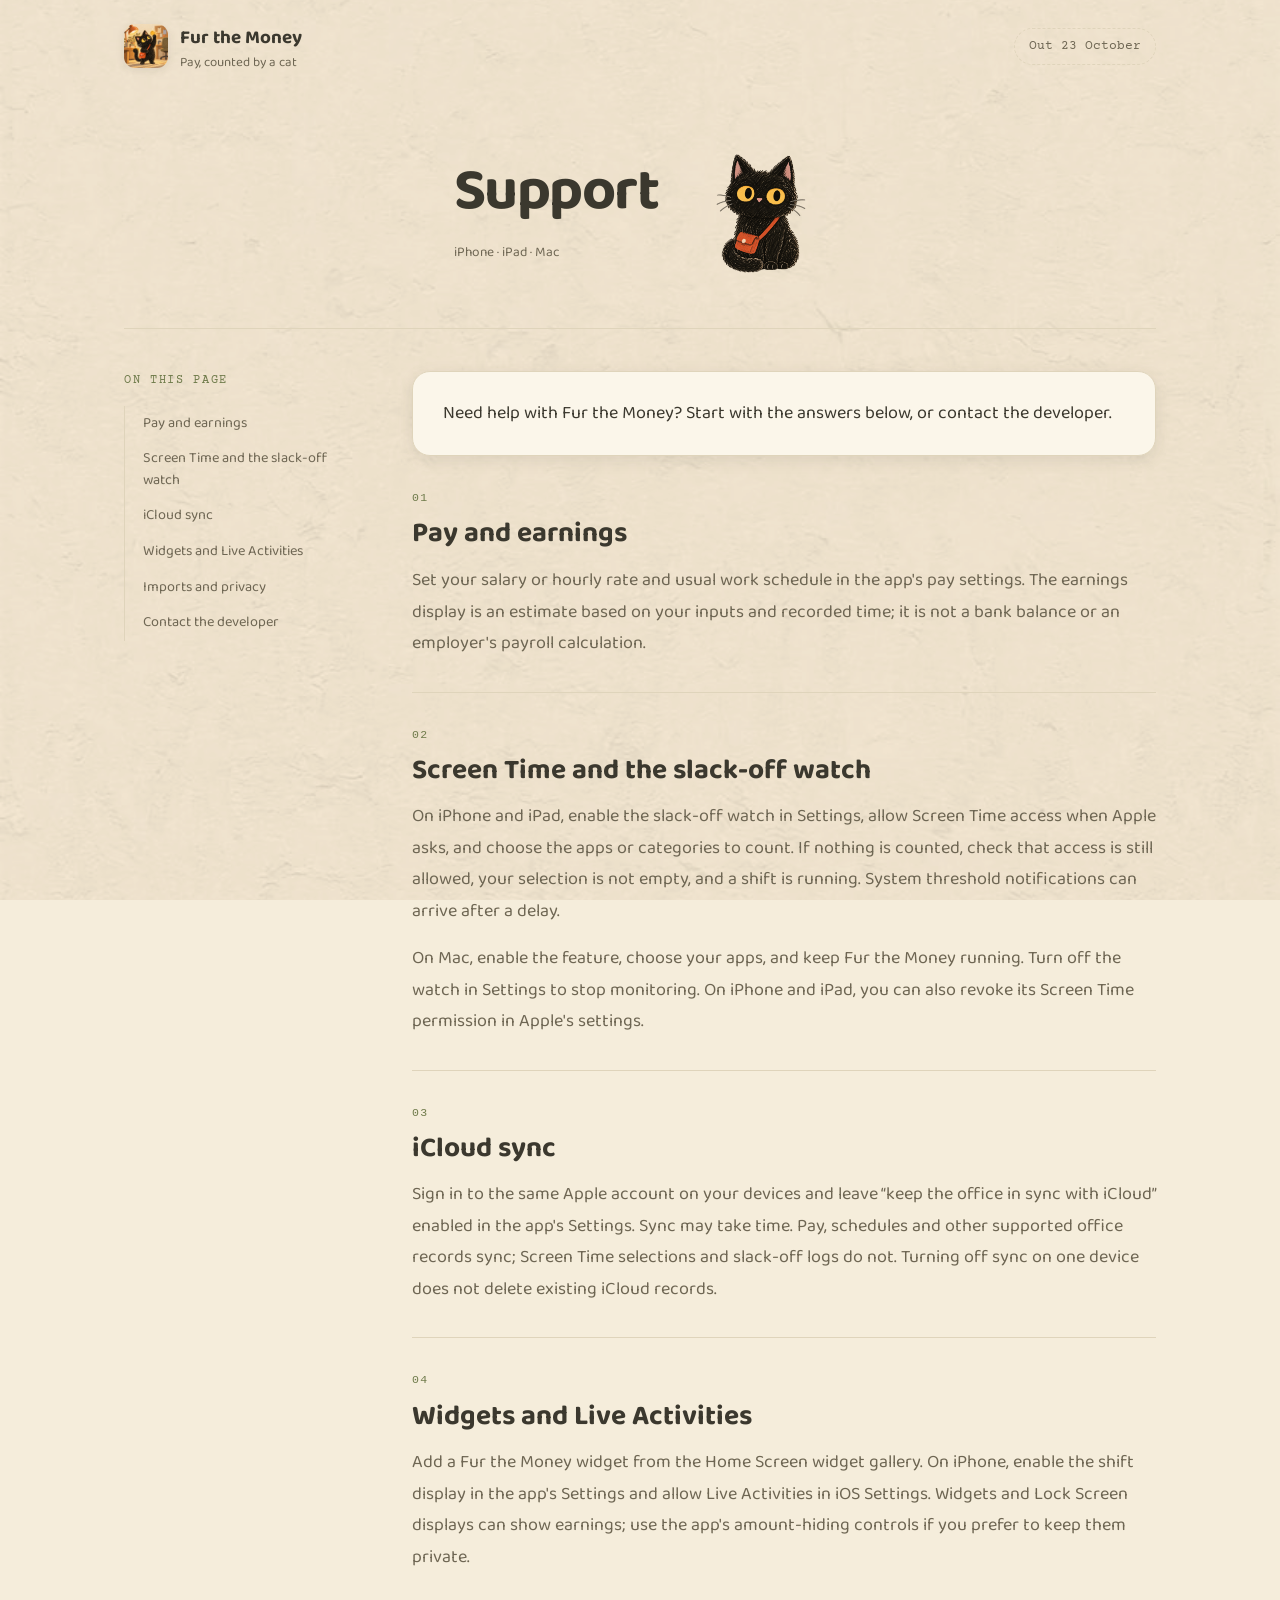
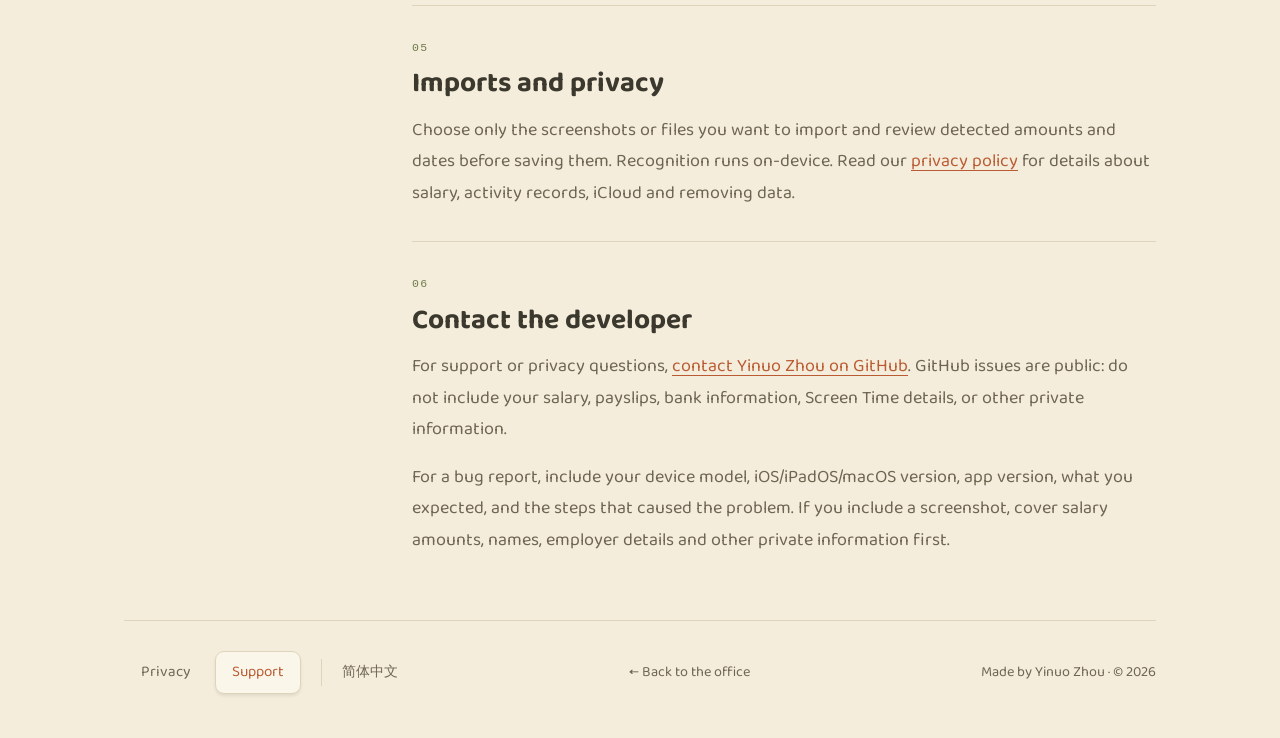
<file: support.html>
<!doctype html>
<html lang="en">
<head><meta charset="utf-8"><meta name="viewport" content="width=device-width, initial-scale=1, viewport-fit=cover"><title>Support · Fur the Money</title><meta name="description" content="Support — Fur the Money"><link rel="icon" href="img/icon.png"><link rel="stylesheet" href="legal.css?v=homepage-header-1"><link rel="alternate" hreflang="en" href="support.html"><link rel="alternate" hreflang="zh-Hans" href="support-zh-Hans.html"></head>
<body>
<a class="skip-link" href="#document">Skip to content</a>
<div class="grain" aria-hidden="true"></div>
<div class="page">
  <header class="masthead">
    <a class="brand" href="index.html">
      <img src="img/icon.png" alt="Fur the Money app icon">
      <div>
        <b>Fur the Money</b>
        <span>Pay, counted by a cat</span>
      </div>
    </a>
    <div class="ship">Out 23 October</div>
  </header>
  <main>
    <div class="document-hero">
      <div class="hero-copy"><h1>Support</h1><p class="date">iPhone · iPad · Mac</p></div>
      <img class="hero-cat" src="img/cat-sit.png" alt="" width="160" height="160">
    </div>
    <div class="document-layout">
      <aside class="contents"><nav aria-label="On this page"><p class="eyebrow">On this page</p><ol><li><a href="#section-1">Pay and earnings</a></li><li><a href="#section-2">Screen Time and the slack-off watch</a></li><li><a href="#section-3">iCloud sync</a></li><li><a href="#section-4">Widgets and Live Activities</a></li><li><a href="#section-5">Imports and privacy</a></li><li><a href="#section-6">Contact the developer</a></li></ol></nav></aside>
      <article id="document" tabindex="-1" aria-label="Support">
        <div class="summary"><p>Need help with Fur the Money? Start with the answers below, or contact the developer.</p></div>
        <section class="document-section" id="section-1" aria-labelledby="heading-1">
  <span class="section-number" aria-hidden="true">01</span>
  <h2 id="heading-1">Pay and earnings</h2>
  <p>Set your salary or hourly rate and usual work schedule in the app's pay settings. The earnings display is an estimate based on your inputs and recorded time; it is not a bank balance or an employer's payroll calculation.</p>
</section>
<section class="document-section" id="section-2" aria-labelledby="heading-2">
  <span class="section-number" aria-hidden="true">02</span>
  <h2 id="heading-2">Screen Time and the slack-off watch</h2>
  <p>On iPhone and iPad, enable the slack-off watch in Settings, allow Screen Time access when Apple asks, and choose the apps or categories to count. If nothing is counted, check that access is still allowed, your selection is not empty, and a shift is running. System threshold notifications can arrive after a delay.</p><p>On Mac, enable the feature, choose your apps, and keep Fur the Money running. Turn off the watch in Settings to stop monitoring. On iPhone and iPad, you can also revoke its Screen Time permission in Apple's settings.</p>
</section>
<section class="document-section" id="section-3" aria-labelledby="heading-3">
  <span class="section-number" aria-hidden="true">03</span>
  <h2 id="heading-3">iCloud sync</h2>
  <p>Sign in to the same Apple account on your devices and leave “keep the office in sync with iCloud” enabled in the app's Settings. Sync may take time. Pay, schedules and other supported office records sync; Screen Time selections and slack-off logs do not. Turning off sync on one device does not delete existing iCloud records.</p>
</section>
<section class="document-section" id="section-4" aria-labelledby="heading-4">
  <span class="section-number" aria-hidden="true">04</span>
  <h2 id="heading-4">Widgets and Live Activities</h2>
  <p>Add a Fur the Money widget from the Home Screen widget gallery. On iPhone, enable the shift display in the app's Settings and allow Live Activities in iOS Settings. Widgets and Lock Screen displays can show earnings; use the app's amount-hiding controls if you prefer to keep them private.</p>
</section>
<section class="document-section" id="section-5" aria-labelledby="heading-5">
  <span class="section-number" aria-hidden="true">05</span>
  <h2 id="heading-5">Imports and privacy</h2>
  <p>Choose only the screenshots or files you want to import and review detected amounts and dates before saving them. Recognition runs on-device. Read our <a href="privacy.html">privacy policy</a> for details about salary, activity records, iCloud and removing data.</p>
</section>
<section class="document-section" id="section-6" aria-labelledby="heading-6">
  <span class="section-number" aria-hidden="true">06</span>
  <h2 id="heading-6">Contact the developer</h2>
  <p>For support or privacy questions, <a href="https://github.com/crispyinuo/furthemoney-site/issues/new">contact Yinuo Zhou on GitHub</a>. GitHub issues are public: do not include your salary, payslips, bank information, Screen Time details, or other private information.</p><p>For a bug report, include your device model, iOS/iPadOS/macOS version, app version, what you expected, and the steps that caused the problem. If you include a screenshot, cover salary amounts, names, employer details and other private information first.</p>
</section>
      </article>
    </div>
  </main>
  <footer><nav class="site-nav" aria-label="Navigation">
      <a href="privacy.html">Privacy</a>
      <a href="support.html" aria-current="page">Support</a>
      <a class="language" href="support-zh-Hans.html" lang="zh-Hans">简体中文</a>
    </nav><a href="index.html">← Back to the office</a><span>Made by Yinuo Zhou · © 2026</span></footer>
</div>
</body>
</html>
</file>
<file: legal.css>
@font-face {
  font-family: "Courier Prime";
  src: url("fonts/courier-prime.ttf") format("truetype");
  font-weight: 400;
  font-display: swap;
}
@font-face {
  font-family: "Baloo 2";
  src: url("fonts/baloo-2.woff") format("woff");
  font-weight: 400 800;
  font-display: swap;
}
@font-face {
  font-family: "WenKai";
  src: url("fonts/wenkai.woff") format("woff");
  font-weight: 400;
  font-display: swap;
}
:root {
  color-scheme: light dark;
  --paper: #F5EDDB;
  --card: #FBF6EA;
  --ink: #3B382E;
  --ink-soft: #6E6653;
  --orange: #BA5C33;
  --olive: #6F7B4B;
  --line: #DFD4BB;
  --shadow: rgba(59,56,46,.10);
  --grain-blend: multiply;
  --grain-opacity: .55;
}
@media (prefers-color-scheme: dark) {
  :root {
    --paper: #2A2722;
    --card: #332F28;
    --ink: #F2EDE0;
    --ink-soft: #B6AC97;
    --orange: #E9A26B;
    --olive: #95A06B;
    --line: #474035;
    --shadow: rgba(0,0,0,.34);
    --grain-blend: soft-light;
    --grain-opacity: .16;
  }
}
*, *::before, *::after { box-sizing: border-box; }
body {
  margin: 0;
  background: var(--paper);
  color: var(--ink);
  font-family: "Baloo 2", "Trebuchet MS", system-ui, sans-serif;
  font-size: 18px;
  line-height: 1.75;
  -webkit-font-smoothing: antialiased;
}
html:lang(zh-Hans) body { font-family: "Baloo 2", "WenKai", system-ui, sans-serif; }
.grain {
  position: fixed;
  inset: 0;
  pointer-events: none;
  background: url("img/paper.jpg") center/cover no-repeat;
  mix-blend-mode: var(--grain-blend);
  opacity: var(--grain-opacity);
}
.page { position: relative; max-width: 1080px; margin: 0 auto; padding: 0 24px; }
a { color: var(--orange); text-underline-offset: 4px; text-decoration-thickness: 1px; }
a:hover { text-decoration-thickness: 2px; }
a:focus-visible { outline: 3px solid var(--olive); outline-offset: 5px; border-radius: 3px; }
.skip-link { position: absolute; left: 24px; top: -100px; z-index: 2; padding: 12px 20px; background: var(--card); }
.skip-link:focus { top: 12px; }
.masthead { display: flex; align-items: center; justify-content: space-between; gap: 16px; padding-block: 22px; flex-wrap: wrap; }
.brand { display: flex; align-items: center; gap: 12px; color: var(--ink); text-decoration: none; }
.brand img { width: 44px; height: 44px; border-radius: 11px; box-shadow: 0 2px 8px var(--shadow); }
.brand b { font-size: 1.18rem; font-weight: 700; }
.brand span { display: block; font-size: .82rem; color: var(--ink-soft); line-height: 1.2; }
.ship { font-family: "Courier Prime", ui-monospace, monospace; font-size: .8rem; color: var(--ink-soft); border: 1px dashed var(--line); border-radius: 999px; padding: 6px 14px; }
.site-nav { display: flex; align-items: center; gap: 8px; font-size: .95rem; }
.site-nav a { color: var(--ink-soft); text-decoration: none; padding: 7px 16px; border: 1px solid transparent; border-radius: 9px; }
.site-nav a:hover { color: var(--ink); background: var(--card); }
.site-nav a[aria-current] { color: var(--orange); background: var(--card); border-color: var(--line); box-shadow: 0 2px 3px var(--shadow); }
.site-nav .language { border-radius: 0; border: 0; border-left: 1px solid var(--line); padding: 2px 0 2px 20px; margin-left: 12px; font-size: .85rem; }
.site-nav .language:hover { color: var(--orange); background: transparent; }
.eyebrow { font-family: "Courier Prime", ui-monospace, monospace; font-size: .74rem; letter-spacing: .14em; text-transform: uppercase; color: var(--orange); margin: 0 0 14px; }
.document-hero { display: flex; align-items: center; justify-content: center; gap: 36px; min-height: 236px; padding: 42px 0; border-bottom: 1px solid var(--line); }
.hero-copy { min-width: 0; }
h1, h2 { font-weight: 700; line-height: 1.2; text-wrap: balance; }
h1 { font-size: clamp(2.5rem, 5.4vw, 3.7rem); letter-spacing: -.025em; margin: 0; }
.date { color: var(--ink-soft); font-size: .85rem; margin: 14px 0 0; line-height: 1.7; }
.date span:last-child { white-space: nowrap; }
.date-separator { padding: 0 6px; color: var(--orange); }
.hero-cat { object-fit: contain; width: 132px; height: 132px; flex-shrink: 0; }
.document-layout { display: grid; grid-template-columns: 224px minmax(0, 1fr); gap: 64px; padding: 42px 0 64px; }
.contents { align-self: start; position: sticky; top: 32px; }
.contents .eyebrow { color: var(--olive); }
.contents ol { list-style: none; margin: 0; padding: 0; border-left: 1px solid var(--line); }
.contents li { margin: 0; }
.contents a { display: block; padding: 7px 0 7px 18px; color: var(--ink-soft); text-decoration: none; font-size: .9rem; line-height: 1.5; }
.contents a:hover { color: var(--orange); }
article { min-width: 0; }
article:focus { outline: none; }
.summary { background: var(--card); border: 1px solid var(--line); border-radius: 18px; padding: 26px 30px; box-shadow: 0 4px 16px var(--shadow); }
.summary strong { display: block; font-size: 1.5rem; line-height: 1.3; }
.summary p { margin: 12px 0 0; }
.summary p:first-child { margin: 0; color: var(--ink); }
.document-section { padding: 32px 0; border-bottom: 1px solid var(--line); scroll-margin-top: 24px; }
.document-section:last-child { padding-bottom: 0; border-bottom: 0; }
.section-number { display: block; font-family: ui-monospace, monospace; font-size: .72rem; letter-spacing: .12em; color: var(--olive); margin-bottom: 9px; }
h2 { font-size: clamp(1.4rem, 2.4vw, 1.75rem); margin: 0 0 14px; }
article p { margin: 0 0 16px; color: var(--ink-soft); overflow-wrap: anywhere; }
article p:last-child { margin-bottom: 0; }
footer { display: flex; flex-wrap: wrap; justify-content: space-between; align-items: center; gap: 20px; border-top: 1px solid var(--line); padding: 30px 0 44px; color: var(--ink-soft); font-size: .9rem; }
footer a { color: var(--ink-soft); text-decoration: none; }
@media (max-width: 820px) {
  .document-layout { grid-template-columns: 180px minmax(0, 1fr); gap: 32px; }

}
@media (max-width: 640px) {
  .page { padding-inline: 20px; }
  .site-nav { gap: 6px; justify-content: center; }
  .site-nav a { padding: 5px 14px; }
  .site-nav .language { margin-left: 8px; padding-left: 16px; }
  .document-hero { gap: 12px; min-height: 194px; padding: 30px 0; }
  h1 { font-size: clamp(2rem, 8vw, 2.7rem); }
  .date { font-size: .78rem; margin-top: 12px; }
  .date span:last-child { display: block; }
  .date-separator { display: none; }
  .hero-cat { width: 84px; height: 100px; }
  .document-layout { display: flex; flex-direction: column; gap: 28px; padding-top: 28px; }
  .contents { position: static; width: 100%; }
  .contents ol { display: flex; gap: 8px; overflow-x: auto; border: 0; padding-bottom: 12px; }
  .contents a { white-space: nowrap; padding: 7px 12px; border: 1px solid var(--line); border-radius: 10px; font-size: .85rem; }
  .summary { padding: 22px; }
  .document-section { padding-block: 28px; }
}
@media print {
  .grain, .contents, .hero-cat, .site-nav, .skip-link { display: none; }
  :root { --paper: #fff; --card: #fff; --ink: #000; --ink-soft: #333; --shadow: transparent; }
  .document-layout { display: block; }
  .document-section { break-inside: avoid; }
}
</file>
